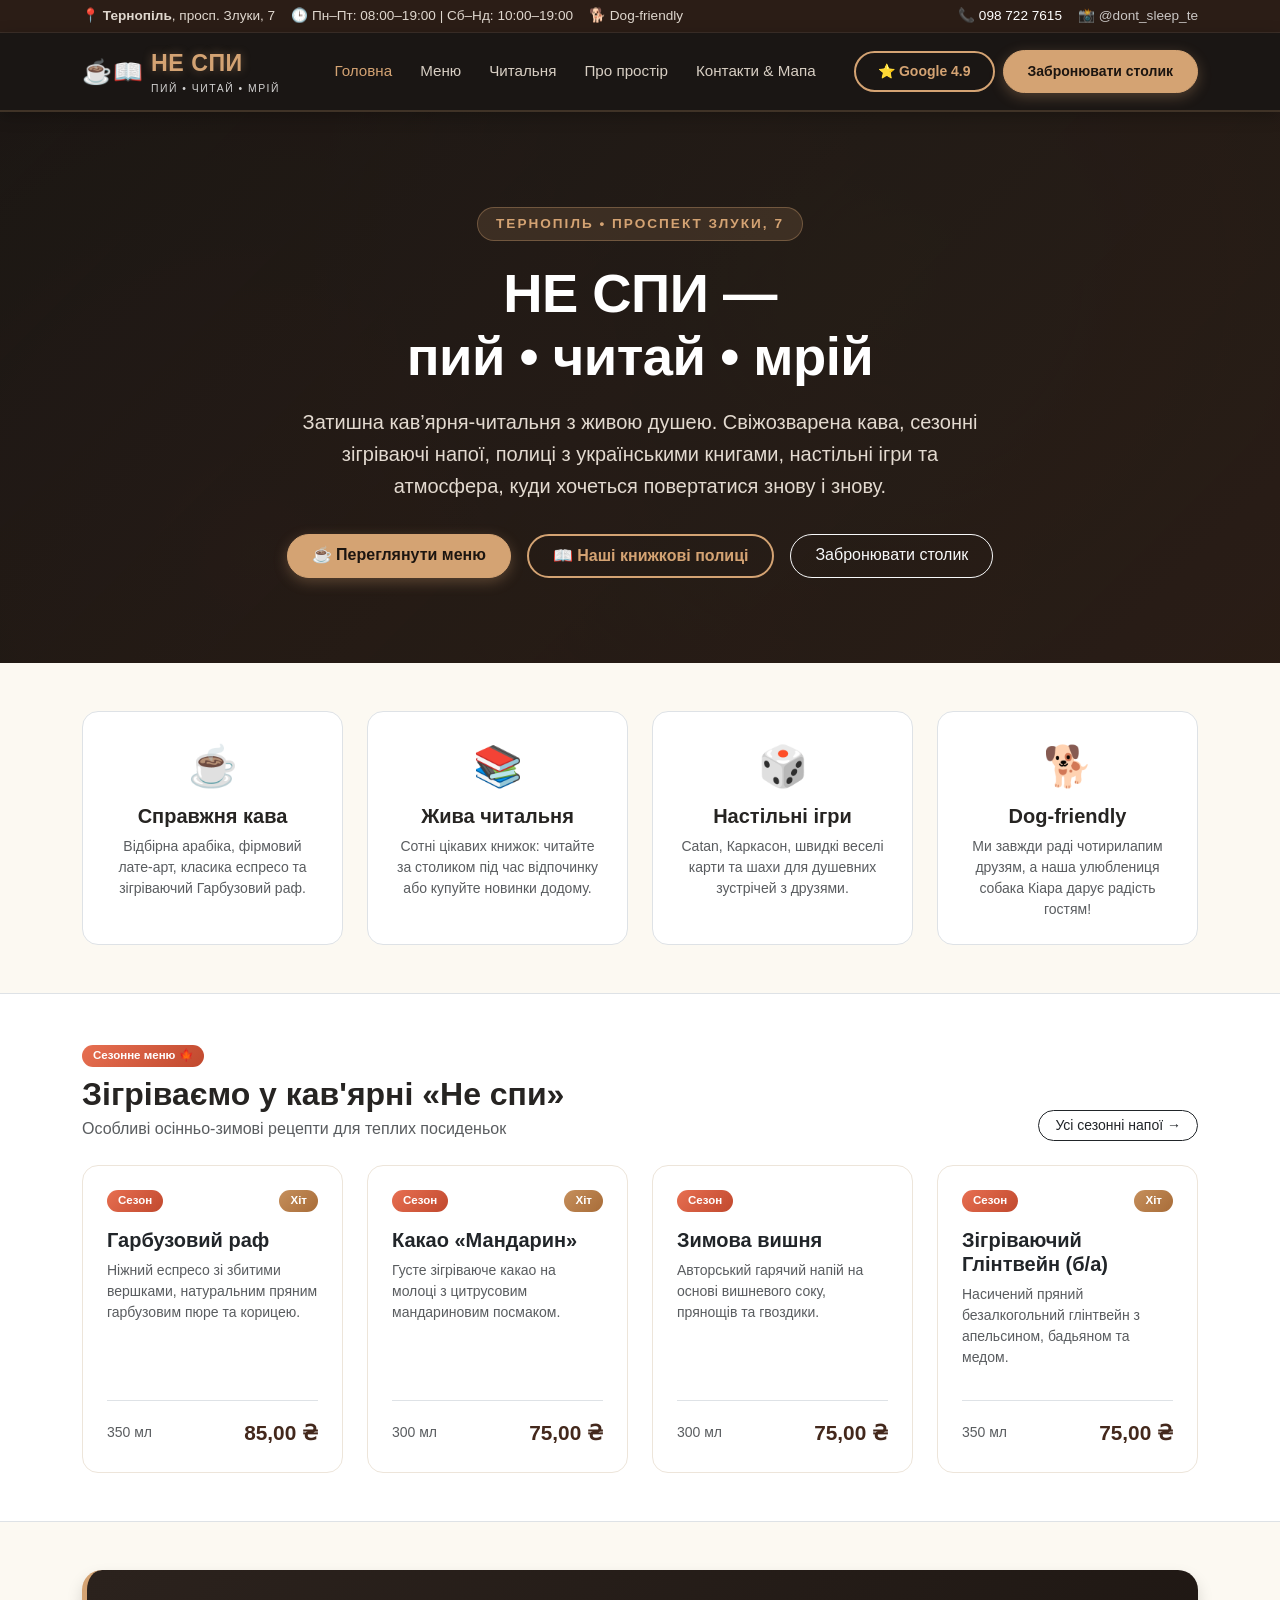
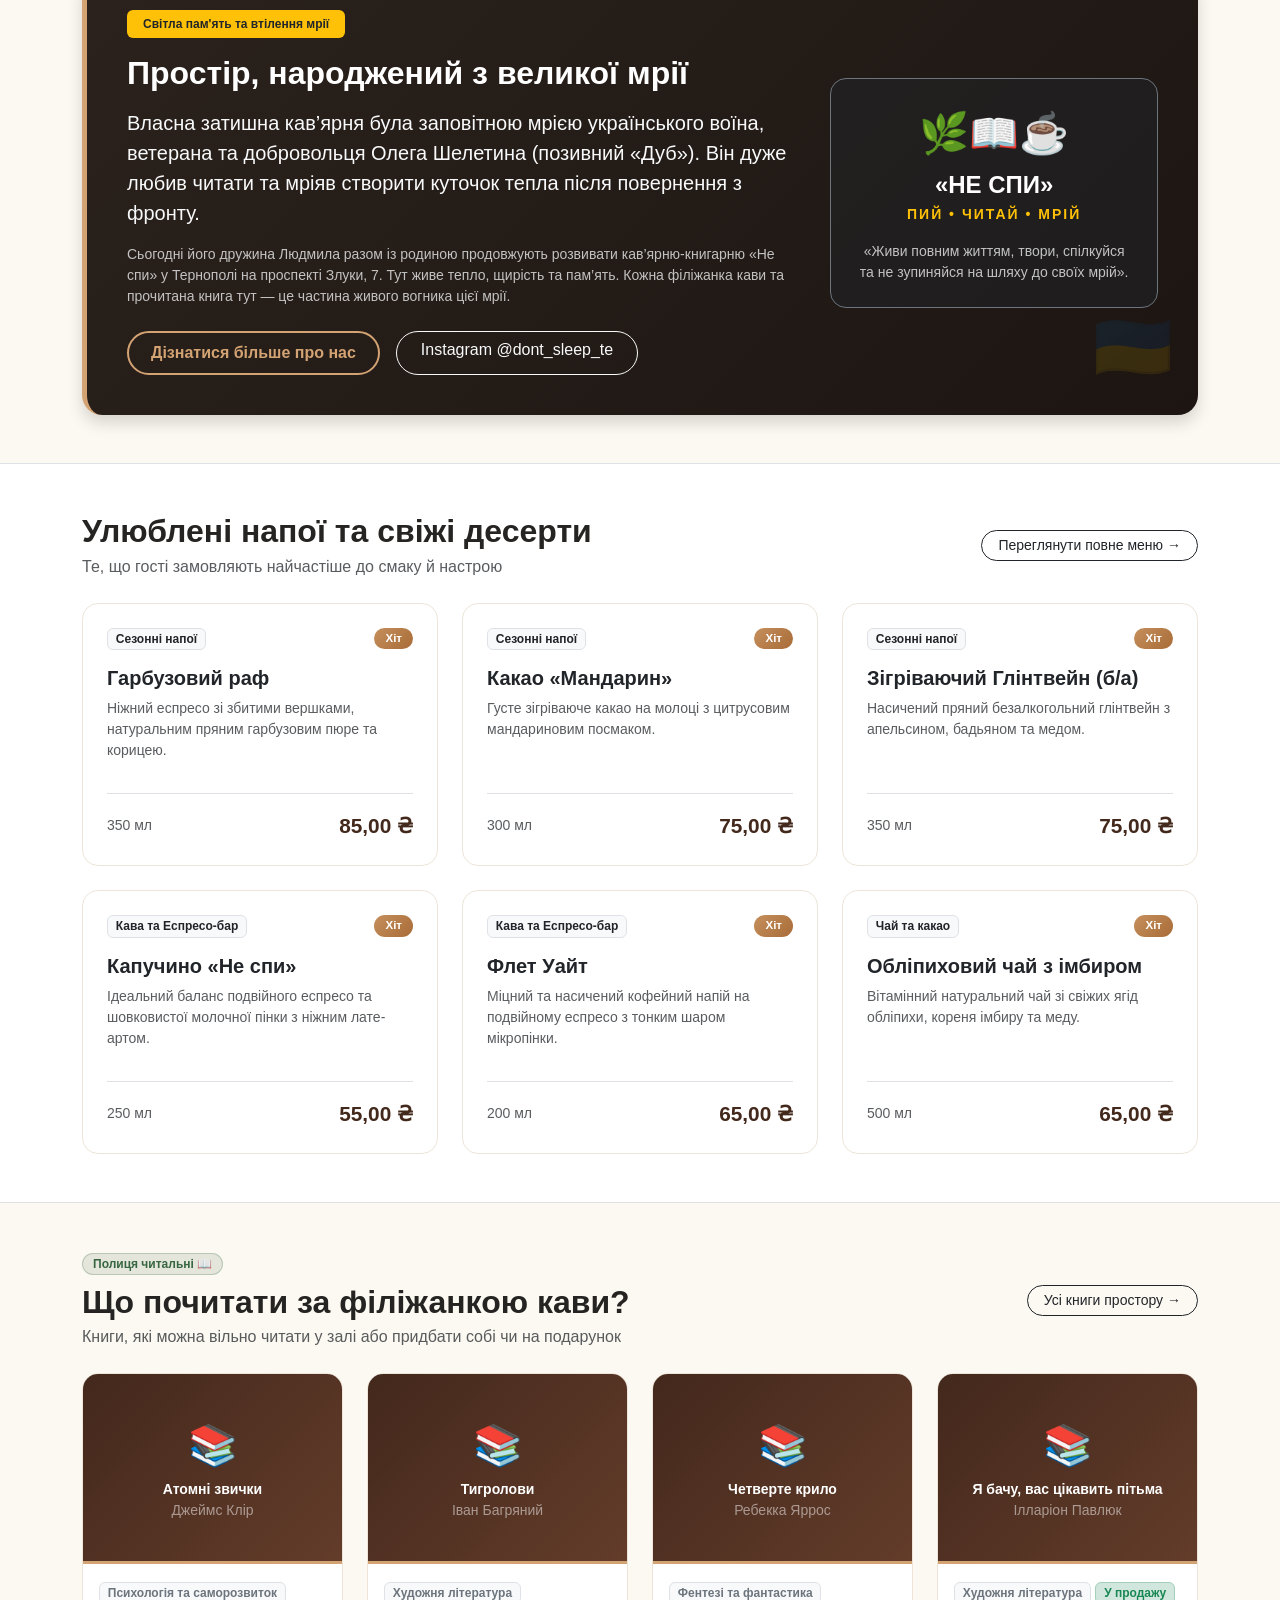
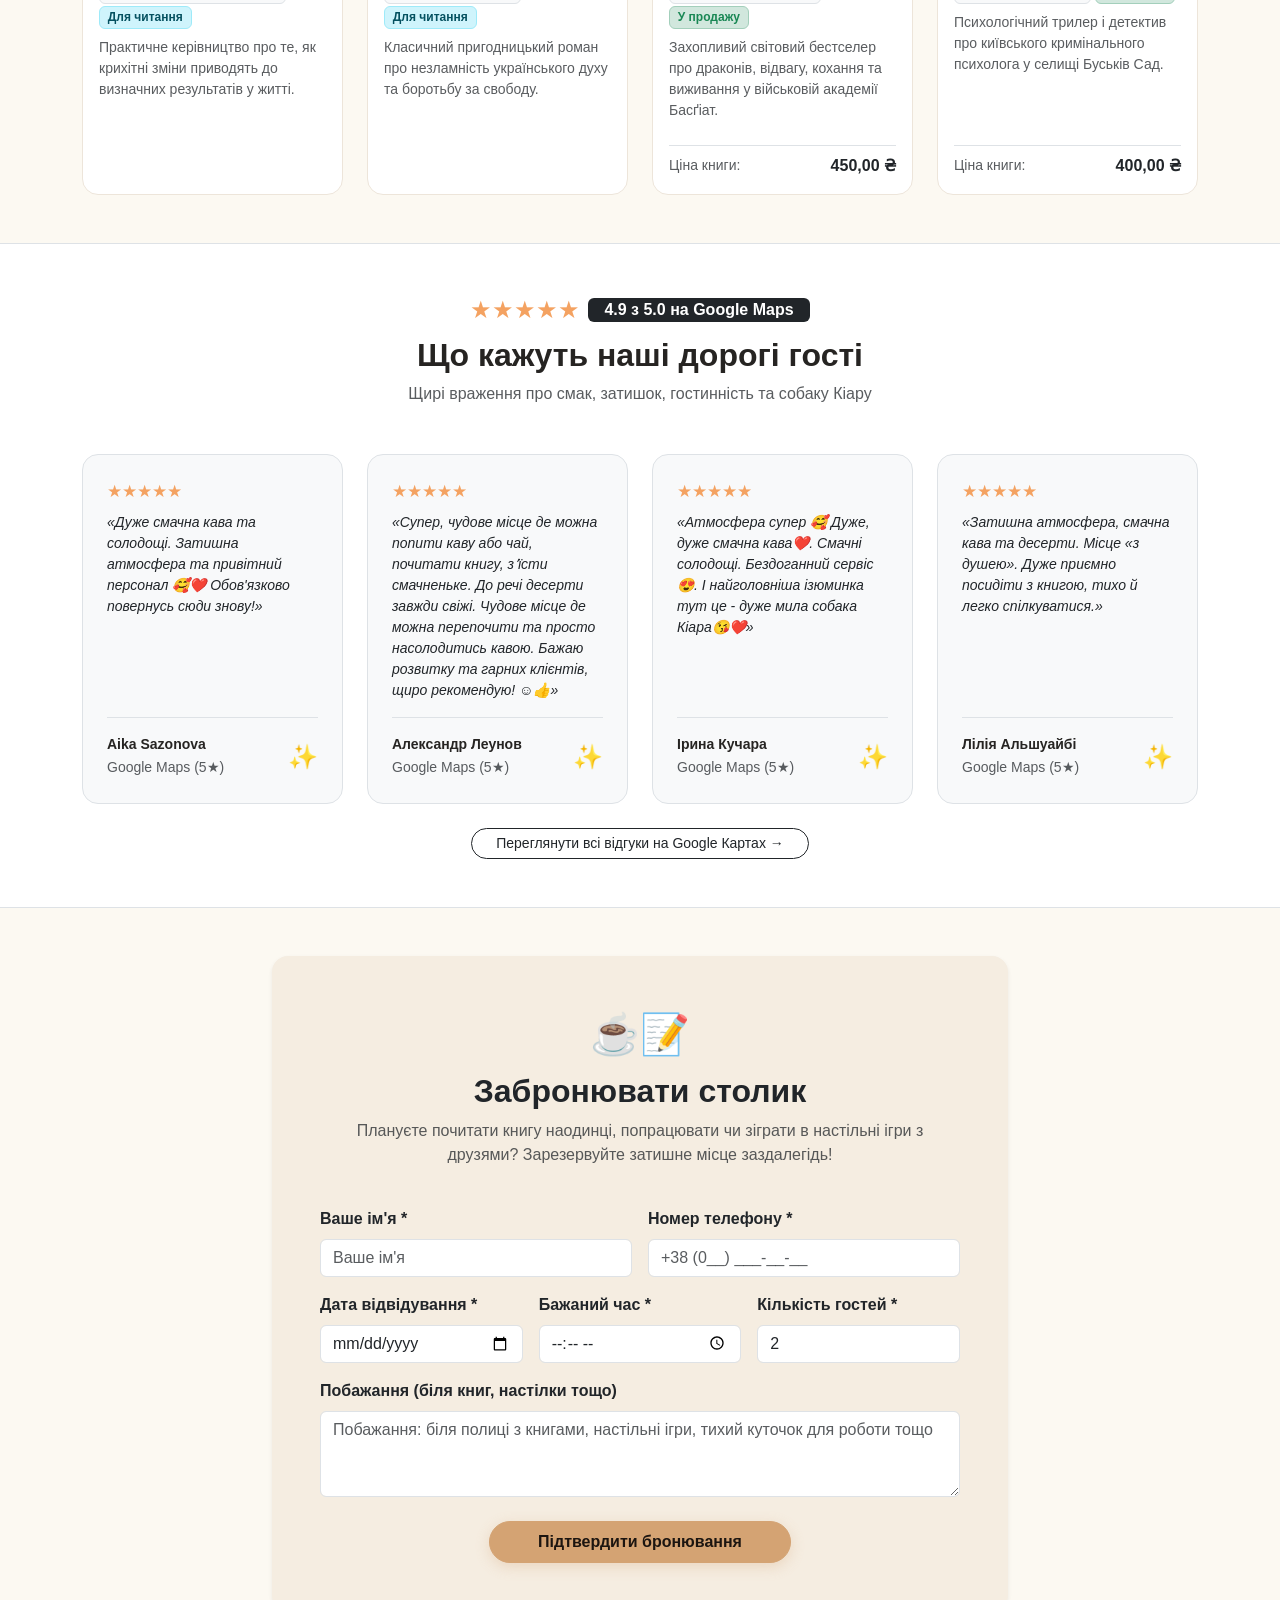
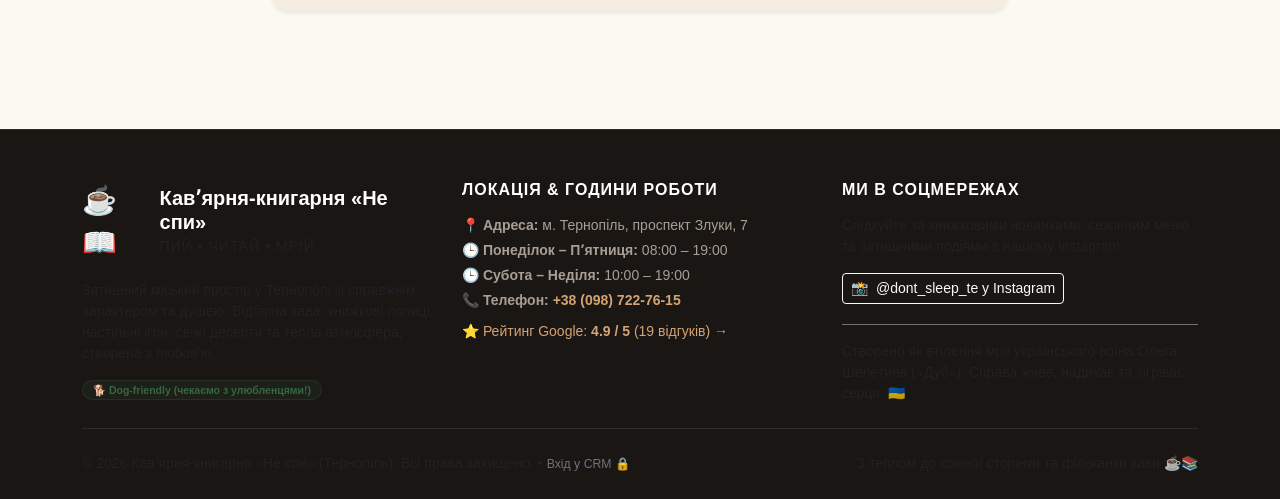
<file: index.html>
<!DOCTYPE html>
<html lang="ru">
<head>
  <meta charset="UTF-8">
  <meta name="viewport" content="width=device-width, initial-scale=1.0">
  <title>Кавʼярня-книгарня «Не спи» у Тернополі | Пий, читай, мрій</title>
  
  <!-- Bootstrap 5 CSS -->
  <link href="https://cdn.jsdelivr.net/npm/bootstrap@5.3.3/dist/css/bootstrap.min.css" rel="stylesheet">
  
  <!-- Custom Project Styles -->
  <link rel="stylesheet" href="./assets/css/style.css">
  
  
</head>
<body>

  <!-- Navigation -->
  <!-- Top Notice Info Bar -->
<div class="top-notice-bar d-none d-md-block">
  <div class="container d-flex justify-content-between align-items-center">
    <div class="d-flex align-items-center gap-3">
      <span>📍 <strong>Тернопіль</strong>, просп. Злуки, 7</span>
      <span>🕒 Пн–Пт: 08:00–19:00 | Сб–Нд: 10:00–19:00</span>
      <span>🐕 Dog-friendly</span>
    </div>
    <div class="d-flex align-items-center gap-3">
      <a href="tel:+380987227615" class="text-white text-decoration-none">📞 098 722 7615</a>
      <a href="https://www.instagram.com/dont_sleep_te/" target="_blank" rel="noopener" class="text-white text-decoration-none opacity-75 hover-opacity-100">
        📸 @dont_sleep_te
      </a>
    </div>
  </div>
</div>

<!-- Main Navigation -->
<nav class="navbar navbar-expand-lg navbar-dark navbar-custom sticky-top">
  <div class="container">
    <a class="navbar-brand d-flex align-items-center gap-2" href="./index.html">
      <span class="fs-4">☕📖</span>
      <div>
        <span class="neon-text">НЕ СПИ</span>
        <div style="font-size: 0.65rem; font-weight: 500; letter-spacing: 1.5px; opacity: 0.8; text-transform: uppercase;">
          пий • читай • мрій
        </div>
      </div>
    </a>
    <button class="navbar-toggler" type="button" data-bs-toggle="collapse" data-bs-target="#navbarContent" aria-controls="navbarContent" aria-expanded="false" aria-label="Перемикач навігації">
      <span class="navbar-toggler-icon"></span>
    </button>
    <div class="collapse navbar-collapse" id="navbarContent">
      <ul class="navbar-nav mx-auto mb-2 mb-lg-0">
        <li class="nav-item">
          <a class="nav-link active" href="./index.html">Головна</a>
        </li>
        <li class="nav-item">
          <a class="nav-link " href="./menu.html">Меню</a>
        </li>
        <li class="nav-item">
          <a class="nav-link " href="./books.html">Читальня</a>
        </li>
        <li class="nav-item">
          <a class="nav-link " href="./about.html">Про простір</a>
        </li>
        <li class="nav-item">
          <a class="nav-link " href="./contact.html">Контакти & Мапа</a>
        </li>
      </ul>
      <div class="d-flex align-items-center gap-2">
        <a href="https://share.google/36gUkgX45i0AzfQJK" target="_blank" rel="noopener" class="btn btn-outline-custom btn-sm d-none d-xl-inline">
          ⭐ Google 4.9
        </a>
        <a href="./reservation.html" class="btn btn-primary-custom btn-sm">
          Забронювати столик
        </a>
      </div>
    </div>
  </div>
</nav>


  <!-- Messages / Notifications -->
  

  <!-- Main Content -->
  <main>
    
<!-- Hero Section -->
<section class="hero-section">
  <div class="container">
    <div class="hero-tagline">Тернопіль • Проспект Злуки, 7</div>
    <h1 class="hero-title">
      НЕ СПИ — <br class="d-none d-md-inline">пий • читай • мрій
    </h1>
    <p class="hero-subtitle">
      Затишна кав’ярня-читальня з живою душею. Свіжозварена кава, сезонні зігріваючі напої, полиці з українськими книгами, настільні ігри та атмосфера, куди хочеться повертатися знову і знову.
    </p>
    <div class="d-flex justify-content-center gap-3 flex-wrap">
      <a href="./menu.html" class="btn btn-primary-custom px-4 py-2">
        ☕ Переглянути меню
      </a>
      <a href="./books.html" class="btn btn-outline-custom px-4 py-2">
        📖 Наші книжкові полиці
      </a>
      <a href="./reservation.html" class="btn btn-outline-light rounded-pill px-4 py-2">
        Забронювати столик
      </a>
    </div>
  </div>
</section>

<!-- Values & Highlights Section -->
<section class="py-5">
  <div class="container">
    <div class="row g-4 text-center">
      <div class="col-md-3 col-sm-6">
        <div class="p-4 bg-white rounded-4 border card-custom h-100">
          <div class="fs-1 mb-2">☕</div>
          <h5 class="fw-bold mb-2">Справжня кава</h5>
          <p class="text-muted small mb-0">Відбірна арабіка, фірмовий лате-арт, класика еспресо та зігріваючий Гарбузовий раф.</p>
        </div>
      </div>
      <div class="col-md-3 col-sm-6">
        <div class="p-4 bg-white rounded-4 border card-custom h-100">
          <div class="fs-1 mb-2">📚</div>
          <h5 class="fw-bold mb-2">Жива читальня</h5>
          <p class="text-muted small mb-0">Сотні цікавих книжок: читайте за столиком під час відпочинку або купуйте новинки додому.</p>
        </div>
      </div>
      <div class="col-md-3 col-sm-6">
        <div class="p-4 bg-white rounded-4 border card-custom h-100">
          <div class="fs-1 mb-2">🎲</div>
          <h5 class="fw-bold mb-2">Настільні ігри</h5>
          <p class="text-muted small mb-0">Catan, Каркасон, швидкі веселі карти та шахи для душевних зустрічей з друзями.</p>
        </div>
      </div>
      <div class="col-md-3 col-sm-6">
        <div class="p-4 bg-white rounded-4 border card-custom h-100">
          <div class="fs-1 mb-2">🐕</div>
          <h5 class="fw-bold mb-2">Dog-friendly</h5>
          <p class="text-muted small mb-0">Ми завжди раді чотирилапим друзям, а наша улюблениця собака Кіара дарує радість гостям!</p>
        </div>
      </div>
    </div>
  </div>
</section>

<!-- Seasonal Highlights -->

<section class="py-5 bg-white border-top border-bottom">
  <div class="container">
    <div class="d-flex justify-content-between align-items-end mb-4 flex-wrap gap-2">
      <div>
        <span class="badge badge-seasonal mb-2">Сезонне меню 🍁</span>
        <h2 class="fw-bold mb-1">Зігріваємо у кав'ярні «Не спи»</h2>
        <p class="text-muted mb-0">Особливі осінньо-зимові рецепти для теплих посиденьок</p>
      </div>
      <a href="/menu/?category=seasonal" class="btn btn-outline-dark btn-sm rounded-pill px-3">
        Усі сезонні напої &rarr;
      </a>
    </div>

    <div class="row g-4">
      
        <div class="col-lg-3 col-md-6">
          <div class="card card-custom">
            <div class="card-body d-flex flex-column p-4">
              <div class="d-flex justify-content-between align-items-start mb-2">
                <span class="badge badge-seasonal">Сезон</span>
                
                  <span class="badge badge-popular">Хіт</span>
                
              </div>
              <h5 class="card-title fw-bold mt-2 mb-2">Гарбузовий раф</h5>
              <p class="card-text text-muted small flex-grow-1">Ніжний еспресо зі збитими вершками, натуральним пряним гарбузовим пюре та корицею.</p>
              <div class="d-flex justify-content-between align-items-center mt-3 pt-3 border-top">
                <span class="text-muted small">350 мл</span>
                <span class="price-tag">85,00 ₴</span>
              </div>
            </div>
          </div>
        </div>
      
        <div class="col-lg-3 col-md-6">
          <div class="card card-custom">
            <div class="card-body d-flex flex-column p-4">
              <div class="d-flex justify-content-between align-items-start mb-2">
                <span class="badge badge-seasonal">Сезон</span>
                
                  <span class="badge badge-popular">Хіт</span>
                
              </div>
              <h5 class="card-title fw-bold mt-2 mb-2">Какао «Мандарин»</h5>
              <p class="card-text text-muted small flex-grow-1">Густе зігріваюче какао на молоці з цитрусовим мандариновим посмаком.</p>
              <div class="d-flex justify-content-between align-items-center mt-3 pt-3 border-top">
                <span class="text-muted small">300 мл</span>
                <span class="price-tag">75,00 ₴</span>
              </div>
            </div>
          </div>
        </div>
      
        <div class="col-lg-3 col-md-6">
          <div class="card card-custom">
            <div class="card-body d-flex flex-column p-4">
              <div class="d-flex justify-content-between align-items-start mb-2">
                <span class="badge badge-seasonal">Сезон</span>
                
              </div>
              <h5 class="card-title fw-bold mt-2 mb-2">Зимова вишня</h5>
              <p class="card-text text-muted small flex-grow-1">Авторський гарячий напій на основі вишневого соку, прянощів та гвоздики.</p>
              <div class="d-flex justify-content-between align-items-center mt-3 pt-3 border-top">
                <span class="text-muted small">300 мл</span>
                <span class="price-tag">75,00 ₴</span>
              </div>
            </div>
          </div>
        </div>
      
        <div class="col-lg-3 col-md-6">
          <div class="card card-custom">
            <div class="card-body d-flex flex-column p-4">
              <div class="d-flex justify-content-between align-items-start mb-2">
                <span class="badge badge-seasonal">Сезон</span>
                
                  <span class="badge badge-popular">Хіт</span>
                
              </div>
              <h5 class="card-title fw-bold mt-2 mb-2">Зігріваючий Глінтвейн (б/а)</h5>
              <p class="card-text text-muted small flex-grow-1">Насичений пряний безалкогольний глінтвейн з апельсином, бадьяном та медом.</p>
              <div class="d-flex justify-content-between align-items-center mt-3 pt-3 border-top">
                <span class="text-muted small">350 мл</span>
                <span class="price-tag">75,00 ₴</span>
              </div>
            </div>
          </div>
        </div>
      
    </div>
  </div>
</section>


<!-- Memorial Story Card -->
<section class="py-5">
  <div class="container">
    <div class="memorial-card shadow">
      <div class="row align-items-center">
        <div class="col-lg-8">
          <span class="badge bg-warning text-dark fw-bold mb-3 px-3 py-2">Світла пам'ять та втілення мрії</span>
          <h2 class="fw-bold text-white mb-3">Простір, народжений з великої мрії</h2>
          <p class="text-light lead mb-3">
            Власна затишна кав’ярня була заповітною мрією українського воїна, ветерана та добровольця <strong>Олега Шелетина (позивний «Дуб»)</strong>. Він дуже любив читати та мріяв створити куточок тепла після повернення з фронту.
          </p>
          <p class="text-light opacity-75 small mb-4">
            Сьогодні його дружина Людмила разом із родиною продовжують розвивати кав’ярню-книгарню «Не спи» у Тернополі на проспекті Злуки, 7. Тут живе тепло, щирість та пам’ять. Кожна філіжанка кави та прочитана книга тут — це частина живого вогника цієї мрії.
          </p>
          <div class="d-flex gap-3 flex-wrap">
            <a href="./about.html" class="btn btn-outline-custom">Дізнатися більше про нас</a>
            <a href="https://www.instagram.com/dont_sleep_te/" target="_blank" rel="noopener" class="btn btn-outline-light rounded-pill px-4">
              Instagram @dont_sleep_te
            </a>
          </div>
        </div>
        <div class="col-lg-4 text-center mt-4 mt-lg-0">
          <div class="p-4 rounded-4 bg-dark bg-opacity-50 border border-secondary text-center">
            <div class="fs-1 mb-2">🌿📖☕</div>
            <h4 class="text-white fw-bold mb-1">«НЕ СПИ»</h4>
            <div class="text-warning small text-uppercase fw-semibold" style="letter-spacing: 2px;">
              пий • читай • мрій
            </div>
            <p class="small text-light opacity-75 mt-3 mb-0">
              «Живи повним життям, твори, спілкуйся та не зупиняйся на шляху до своїх мрій».
            </p>
          </div>
        </div>
      </div>
    </div>
  </div>
</section>

<!-- Popular Coffee & Sweets Section -->
<section class="py-5 bg-white border-top border-bottom">
  <div class="container">
    <div class="d-flex justify-content-between align-items-center mb-4 flex-wrap gap-2">
      <div>
        <h2 class="fw-bold mb-1">Улюблені напої та свіжі десерти</h2>
        <p class="text-muted mb-0">Те, що гості замовляють найчастіше до смаку й настрою</p>
      </div>
      <a href="./menu.html" class="btn btn-outline-dark btn-sm rounded-pill px-3">
        Переглянути повне меню &rarr;
      </a>
    </div>

    <div class="row g-4">
      
        <div class="col-md-4 col-sm-6">
          <div class="card card-custom">
            <div class="card-body d-flex flex-column p-4">
              <div class="d-flex justify-content-between align-items-start mb-2">
                <span class="badge bg-light text-dark border">Сезонні напої</span>
                <span class="badge badge-popular">Хіт</span>
              </div>
              <h5 class="card-title fw-bold mt-2 mb-2">Гарбузовий раф</h5>
              <p class="card-text text-muted small flex-grow-1">Ніжний еспресо зі збитими вершками, натуральним пряним гарбузовим пюре та корицею.</p>
              <div class="d-flex justify-content-between align-items-center mt-3 pt-3 border-top">
                <span class="text-muted small">350 мл</span>
                <span class="price-tag">85,00 ₴</span>
              </div>
            </div>
          </div>
        </div>
      
        <div class="col-md-4 col-sm-6">
          <div class="card card-custom">
            <div class="card-body d-flex flex-column p-4">
              <div class="d-flex justify-content-between align-items-start mb-2">
                <span class="badge bg-light text-dark border">Сезонні напої</span>
                <span class="badge badge-popular">Хіт</span>
              </div>
              <h5 class="card-title fw-bold mt-2 mb-2">Какао «Мандарин»</h5>
              <p class="card-text text-muted small flex-grow-1">Густе зігріваюче какао на молоці з цитрусовим мандариновим посмаком.</p>
              <div class="d-flex justify-content-between align-items-center mt-3 pt-3 border-top">
                <span class="text-muted small">300 мл</span>
                <span class="price-tag">75,00 ₴</span>
              </div>
            </div>
          </div>
        </div>
      
        <div class="col-md-4 col-sm-6">
          <div class="card card-custom">
            <div class="card-body d-flex flex-column p-4">
              <div class="d-flex justify-content-between align-items-start mb-2">
                <span class="badge bg-light text-dark border">Сезонні напої</span>
                <span class="badge badge-popular">Хіт</span>
              </div>
              <h5 class="card-title fw-bold mt-2 mb-2">Зігріваючий Глінтвейн (б/а)</h5>
              <p class="card-text text-muted small flex-grow-1">Насичений пряний безалкогольний глінтвейн з апельсином, бадьяном та медом.</p>
              <div class="d-flex justify-content-between align-items-center mt-3 pt-3 border-top">
                <span class="text-muted small">350 мл</span>
                <span class="price-tag">75,00 ₴</span>
              </div>
            </div>
          </div>
        </div>
      
        <div class="col-md-4 col-sm-6">
          <div class="card card-custom">
            <div class="card-body d-flex flex-column p-4">
              <div class="d-flex justify-content-between align-items-start mb-2">
                <span class="badge bg-light text-dark border">Кава та Еспресо-бар</span>
                <span class="badge badge-popular">Хіт</span>
              </div>
              <h5 class="card-title fw-bold mt-2 mb-2">Капучино «Не спи»</h5>
              <p class="card-text text-muted small flex-grow-1">Ідеальний баланс подвійного еспресо та шовковистої молочної пінки з ніжним лате-артом.</p>
              <div class="d-flex justify-content-between align-items-center mt-3 pt-3 border-top">
                <span class="text-muted small">250 мл</span>
                <span class="price-tag">55,00 ₴</span>
              </div>
            </div>
          </div>
        </div>
      
        <div class="col-md-4 col-sm-6">
          <div class="card card-custom">
            <div class="card-body d-flex flex-column p-4">
              <div class="d-flex justify-content-between align-items-start mb-2">
                <span class="badge bg-light text-dark border">Кава та Еспресо-бар</span>
                <span class="badge badge-popular">Хіт</span>
              </div>
              <h5 class="card-title fw-bold mt-2 mb-2">Флет Уайт</h5>
              <p class="card-text text-muted small flex-grow-1">Міцний та насичений кофейний напій на подвійному еспресо з тонким шаром мікропінки.</p>
              <div class="d-flex justify-content-between align-items-center mt-3 pt-3 border-top">
                <span class="text-muted small">200 мл</span>
                <span class="price-tag">65,00 ₴</span>
              </div>
            </div>
          </div>
        </div>
      
        <div class="col-md-4 col-sm-6">
          <div class="card card-custom">
            <div class="card-body d-flex flex-column p-4">
              <div class="d-flex justify-content-between align-items-start mb-2">
                <span class="badge bg-light text-dark border">Чай та какао</span>
                <span class="badge badge-popular">Хіт</span>
              </div>
              <h5 class="card-title fw-bold mt-2 mb-2">Обліпиховий чай з імбиром</h5>
              <p class="card-text text-muted small flex-grow-1">Вітамінний натуральний чай зі свіжих ягід обліпихи, кореня імбиру та меду.</p>
              <div class="d-flex justify-content-between align-items-center mt-3 pt-3 border-top">
                <span class="text-muted small">500 мл</span>
                <span class="price-tag">65,00 ₴</span>
              </div>
            </div>
          </div>
        </div>
      
    </div>
  </div>
</section>

<!-- Books & Reading Room Section -->
<section class="py-5">
  <div class="container">
    <div class="d-flex justify-content-between align-items-center mb-4 flex-wrap gap-2">
      <div>
        <span class="badge badge-moss mb-2">Полиця читальні 📖</span>
        <h2 class="fw-bold mb-1">Що почитати за філіжанкою кави?</h2>
        <p class="text-muted mb-0">Книги, які можна вільно читати у залі або придбати собі чи на подарунок</p>
      </div>
      <a href="./books.html" class="btn btn-outline-dark btn-sm rounded-pill px-3">
        Усі книги простору &rarr;
      </a>
    </div>

    <div class="row g-4">
      
        <div class="col-lg-3 col-md-6">
          <div class="card card-custom">
            <div class="book-cover-placeholder">
              <span class="fs-1 mb-1">📚</span>
              <strong class="small text-white text-center">Атомні звички</strong>
              <small class="text-white-50">Джеймс Клір</small>
            </div>
            <div class="card-body p-3 d-flex flex-column">
              <div class="mb-2">
                <span class="badge bg-light text-secondary border small">Психологія та саморозвиток</span>
                
                  <span class="badge bg-info-subtle text-info-emphasis border border-info-subtle small">Для читання</span>
                
              </div>
              <p class="card-text text-muted small flex-grow-1">Практичне керівництво про те, як крихітні зміни приводять до визначних результатів у житті.</p>
              
            </div>
          </div>
        </div>
      
        <div class="col-lg-3 col-md-6">
          <div class="card card-custom">
            <div class="book-cover-placeholder">
              <span class="fs-1 mb-1">📚</span>
              <strong class="small text-white text-center">Тигролови</strong>
              <small class="text-white-50">Іван Багряний</small>
            </div>
            <div class="card-body p-3 d-flex flex-column">
              <div class="mb-2">
                <span class="badge bg-light text-secondary border small">Художня література</span>
                
                  <span class="badge bg-info-subtle text-info-emphasis border border-info-subtle small">Для читання</span>
                
              </div>
              <p class="card-text text-muted small flex-grow-1">Класичний пригодницький роман про незламність українського духу та боротьбу за свободу.</p>
              
            </div>
          </div>
        </div>
      
        <div class="col-lg-3 col-md-6">
          <div class="card card-custom">
            <div class="book-cover-placeholder">
              <span class="fs-1 mb-1">📚</span>
              <strong class="small text-white text-center">Четверте крило</strong>
              <small class="text-white-50">Ребекка Яррос</small>
            </div>
            <div class="card-body p-3 d-flex flex-column">
              <div class="mb-2">
                <span class="badge bg-light text-secondary border small">Фентезі та фантастика</span>
                
                  <span class="badge bg-success-subtle text-success border border-success-subtle small">У продажу</span>
                
              </div>
              <p class="card-text text-muted small flex-grow-1">Захопливий світовий бестселер про драконів, відвагу, кохання та виживання у військовій академії Басґіат.</p>
              
                <div class="d-flex justify-content-between align-items-center mt-2 pt-2 border-top">
                  <span class="small text-muted">Ціна книги:</span>
                  <span class="fw-bold text-dark">450,00 ₴</span>
                </div>
              
            </div>
          </div>
        </div>
      
        <div class="col-lg-3 col-md-6">
          <div class="card card-custom">
            <div class="book-cover-placeholder">
              <span class="fs-1 mb-1">📚</span>
              <strong class="small text-white text-center">Я бачу, вас цікавить пітьма</strong>
              <small class="text-white-50">Ілларіон Павлюк</small>
            </div>
            <div class="card-body p-3 d-flex flex-column">
              <div class="mb-2">
                <span class="badge bg-light text-secondary border small">Художня література</span>
                
                  <span class="badge bg-success-subtle text-success border border-success-subtle small">У продажу</span>
                
              </div>
              <p class="card-text text-muted small flex-grow-1">Психологічний трилер і детектив про київського кримінального психолога у селищі Буськів Сад.</p>
              
                <div class="d-flex justify-content-between align-items-center mt-2 pt-2 border-top">
                  <span class="small text-muted">Ціна книги:</span>
                  <span class="fw-bold text-dark">400,00 ₴</span>
                </div>
              
            </div>
          </div>
        </div>
      
    </div>
  </div>
</section>

<!-- Google Reviews (4.9 ★) -->
<section class="py-5 bg-white border-top border-bottom">
  <div class="container">
    <div class="text-center mb-5">
      <div class="d-inline-flex align-items-center gap-2 mb-2">
        <span class="rating-stars fs-4">★★★★★</span>
        <span class="badge bg-dark text-white fs-6 px-3 py-1">4.9 з 5.0 на Google Maps</span>
      </div>
      <h2 class="fw-bold">Що кажуть наші дорогі гості</h2>
      <p class="text-muted">Щирі враження про смак, затишок, гостинність та собаку Кіару</p>
    </div>

    <div class="row g-4">
      
        <div class="col-md-6 col-lg-3">
          <div class="p-4 bg-light rounded-4 border h-100 d-flex flex-column justify-content-between">
            <div>
              <div class="rating-stars mb-2">★★★★★</div>
              <p class="small text-dark fst-italic mb-3">
                «Дуже смачна кава та солодощі. Затишна атмосфера та привітний персонал 🥰❤️ Обов&#x27;язково повернусь сюди знову!»
              </p>
            </div>
            <div class="pt-3 border-top d-flex justify-content-between align-items-center">
              <div>
                <strong class="d-block small">Aika Sazonova</strong>
                <small class="text-muted">Google Maps (5★)</small>
              </div>
              <span class="fs-4">✨</span>
            </div>
          </div>
        </div>
      
        <div class="col-md-6 col-lg-3">
          <div class="p-4 bg-light rounded-4 border h-100 d-flex flex-column justify-content-between">
            <div>
              <div class="rating-stars mb-2">★★★★★</div>
              <p class="small text-dark fst-italic mb-3">
                «Супер, чудове місце де можна попити каву або чай, почитати книгу, зʼїсти смачненьке. До речі десерти завжди свіжі. Чудове місце де можна перепочити та просто насолодитись кавою. Бажаю розвитку та гарних клієнтів, щиро рекомендую! ☺️👍»
              </p>
            </div>
            <div class="pt-3 border-top d-flex justify-content-between align-items-center">
              <div>
                <strong class="d-block small">Александр Леунов</strong>
                <small class="text-muted">Google Maps (5★)</small>
              </div>
              <span class="fs-4">✨</span>
            </div>
          </div>
        </div>
      
        <div class="col-md-6 col-lg-3">
          <div class="p-4 bg-light rounded-4 border h-100 d-flex flex-column justify-content-between">
            <div>
              <div class="rating-stars mb-2">★★★★★</div>
              <p class="small text-dark fst-italic mb-3">
                «Атмосфера супер 🥰 Дуже, дуже смачна кава❤️. Смачні солодощі. Бездоганний сервіс 😍. І найголовніша ізюминка тут це - дуже мила собака Кіара😘❤️»
              </p>
            </div>
            <div class="pt-3 border-top d-flex justify-content-between align-items-center">
              <div>
                <strong class="d-block small">Ірина Кучара</strong>
                <small class="text-muted">Google Maps (5★)</small>
              </div>
              <span class="fs-4">✨</span>
            </div>
          </div>
        </div>
      
        <div class="col-md-6 col-lg-3">
          <div class="p-4 bg-light rounded-4 border h-100 d-flex flex-column justify-content-between">
            <div>
              <div class="rating-stars mb-2">★★★★★</div>
              <p class="small text-dark fst-italic mb-3">
                «Затишна атмосфера, смачна кава та десерти. Місце «з душею». Дуже приємно посидіти з книгою, тихо й легко спілкуватися.»
              </p>
            </div>
            <div class="pt-3 border-top d-flex justify-content-between align-items-center">
              <div>
                <strong class="d-block small">Лілія Альшуайбі</strong>
                <small class="text-muted">Google Maps (5★)</small>
              </div>
              <span class="fs-4">✨</span>
            </div>
          </div>
        </div>
      
    </div>

    <div class="text-center mt-4">
      <a href="https://share.google/36gUkgX45i0AzfQJK" target="_blank" rel="noopener" class="btn btn-outline-dark btn-sm rounded-pill px-4">
        Переглянути всі відгуки на Google Картах &rarr;
      </a>
    </div>
  </div>
</section>

<!-- Booking / Reservation Section -->
<section class="py-5">
  <div class="container">
    <div class="row justify-content-center">
      <div class="col-lg-8">
        <div class="card border-0 shadow-sm p-4 p-md-5 rounded-4" style="background-color: #f5ede1;">
          <div class="text-center mb-4">
            <span class="fs-1">☕📝</span>
            <h2 class="fw-bold mt-2">Забронювати столик</h2>
            <p class="text-muted">Плануєте почитати книгу наодинці, попрацювати чи зіграти в настільні ігри з друзями? Зарезервуйте затишне місце заздалегідь!</p>
          </div>
          <form method="post" action="#" id="reserveFormMain">
            <input type="hidden" name="csrfmiddlewaretoken" value="tr1qepSIDntDqTddBGOgBXGawgWDCwD2WqrRaaUVKKTy7vixUJ0urAfQKdinSbHe">
            <input type="hidden" name="reservation_submit" value="1">
            <div class="row g-3">
              <div class="col-md-6">
                <label class="form-label fw-semibold">Ваше ім'я *</label>
                <input type="text" name="customer_name" class="form-control" placeholder="Ваше ім&#x27;я" maxlength="100" required id="id_customer_name">
              </div>
              <div class="col-md-6">
                <label class="form-label fw-semibold">Номер телефону *</label>
                <input type="text" name="phone" class="form-control" placeholder="+38 (0__) ___-__-__" maxlength="25" required id="id_phone">
              </div>
              <div class="col-md-4">
                <label class="form-label fw-semibold">Дата відвідування *</label>
                <input type="date" name="date" class="form-control" required id="id_date">
              </div>
              <div class="col-md-4">
                <label class="form-label fw-semibold">Бажаний час *</label>
                <input type="time" name="time" class="form-control" required id="id_time">
              </div>
              <div class="col-md-4">
                <label class="form-label fw-semibold">Кількість гостей *</label>
                <input type="number" name="guests_count" value="2" class="form-control" min="0" max="20" value="2" required id="id_guests_count">
              </div>
              <div class="col-12">
                <label class="form-label fw-semibold">Побажання (біля книг, настілки тощо)</label>
                <textarea name="special_requests" cols="40" rows="3" class="form-control" placeholder="Побажання: біля полиці з книгами, настільні ігри, тихий куточок для роботи тощо" id="id_special_requests">
</textarea>
              </div>
              <div class="col-12 text-center mt-4">
                <button type="submit" class="btn btn-primary-custom px-5 py-2">
                  Підтвердити бронювання
                </button>
              </div>
            </div>
          </form>
        </div>
      </div>
    </div>
  </div>
</section>

  </main>

  <!-- Footer -->
  <footer>
  <div class="container">
    <div class="row g-4">
      <div class="col-lg-4 col-md-6">
        <div class="d-flex align-items-center gap-2 mb-3">
          <span class="fs-3">☕📖</span>
          <div>
            <h5 class="text-white fw-bold mb-0">Кавʼярня-книгарня «Не спи»</h5>
            <small class="text-muted text-uppercase" style="letter-spacing: 1px;">пий • читай • мрій</small>
          </div>
        </div>
        <p class="small text-muted mb-3">
          Затишний міський простір у Тернополі зі справжнім характером та душею. Відбірна кава, книжкові полиці, настільні ігри, свіжі десерти та тепла атмосфера, створена з любов’ю.
        </p>
        <div class="d-flex align-items-center gap-2 small">
          <span class="badge badge-moss">🐕 Dog-friendly (чекаємо з улюбленцями!)</span>
        </div>
      </div>

      <div class="col-lg-4 col-md-6">
        <h6 class="text-white fw-bold text-uppercase mb-3" style="letter-spacing: 1px;">Локація & Години роботи</h6>
        <p class="small mb-1">
          <strong>📍 Адреса:</strong> м. Тернопіль, проспект Злуки, 7
        </p>
        <p class="small mb-1">
          <strong>🕒 Понеділок – Пʼятниця:</strong> 08:00 – 19:00
        </p>
        <p class="small mb-1">
          <strong>🕒 Субота – Неділя:</strong> 10:00 – 19:00
        </p>
        <p class="small mb-1">
          <strong>📞 Телефон:</strong> <a href="tel:+380987227615" class="fw-bold">+38 (098) 722-76-15</a>
        </p>
        <div class="mt-2">
          <a href="https://share.google/36gUkgX45i0AzfQJK" target="_blank" rel="noopener" class="small text-decoration-none">
            ⭐ Рейтинг Google: <strong>4.9 / 5</strong> (19 відгуків) &rarr;
          </a>
        </div>
      </div>

      <div class="col-lg-4 col-md-12">
        <h6 class="text-white fw-bold text-uppercase mb-3" style="letter-spacing: 1px;">Ми в соцмережах</h6>
        <p class="small text-muted mb-3">
          Слідкуйте за книжковими новинками, сезонним меню та затишними подіями в нашому Instagram:
        </p>
        <a href="https://www.instagram.com/dont_sleep_te/" target="_blank" rel="noopener" class="btn btn-outline-light btn-sm d-inline-flex align-items-center gap-2 mb-3">
          <span>📸</span> @dont_sleep_te у Instagram
        </a>
        <div class="border-top border-secondary pt-3 mt-1">
          <p class="small text-muted mb-0">
            Створено як втілення мрії українського воїна Олега Шелетина («Дуб»). Справа живе, надихає та зігріває серця. 🇺🇦
          </p>
        </div>
      </div>
    </div>

    <hr class="border-secondary my-4">
    <div class="d-flex flex-column flex-sm-row justify-content-between align-items-center small text-muted">
      <span>&copy; 2026 Кавʼярня-книгарня «Не спи» (Тернопіль). Всі права захищено. &bull; <a href="./crm.html" class="text-secondary text-decoration-none small">Вхід у CRM 🔒</a></span>
      <span>З теплом до кожної сторінки та філіжанки кави ☕📚</span>
    </div>
  </div>
</footer>


  <!-- Bootstrap 5 JS Bundle -->
  <script src="https://cdn.jsdelivr.net/npm/bootstrap@5.3.3/dist/js/bootstrap.bundle.min.js"></script>
  
  <!-- Custom JS -->
  <script src="./assets/js/main.js"></script>
  
  
</body>
</html>
</file>
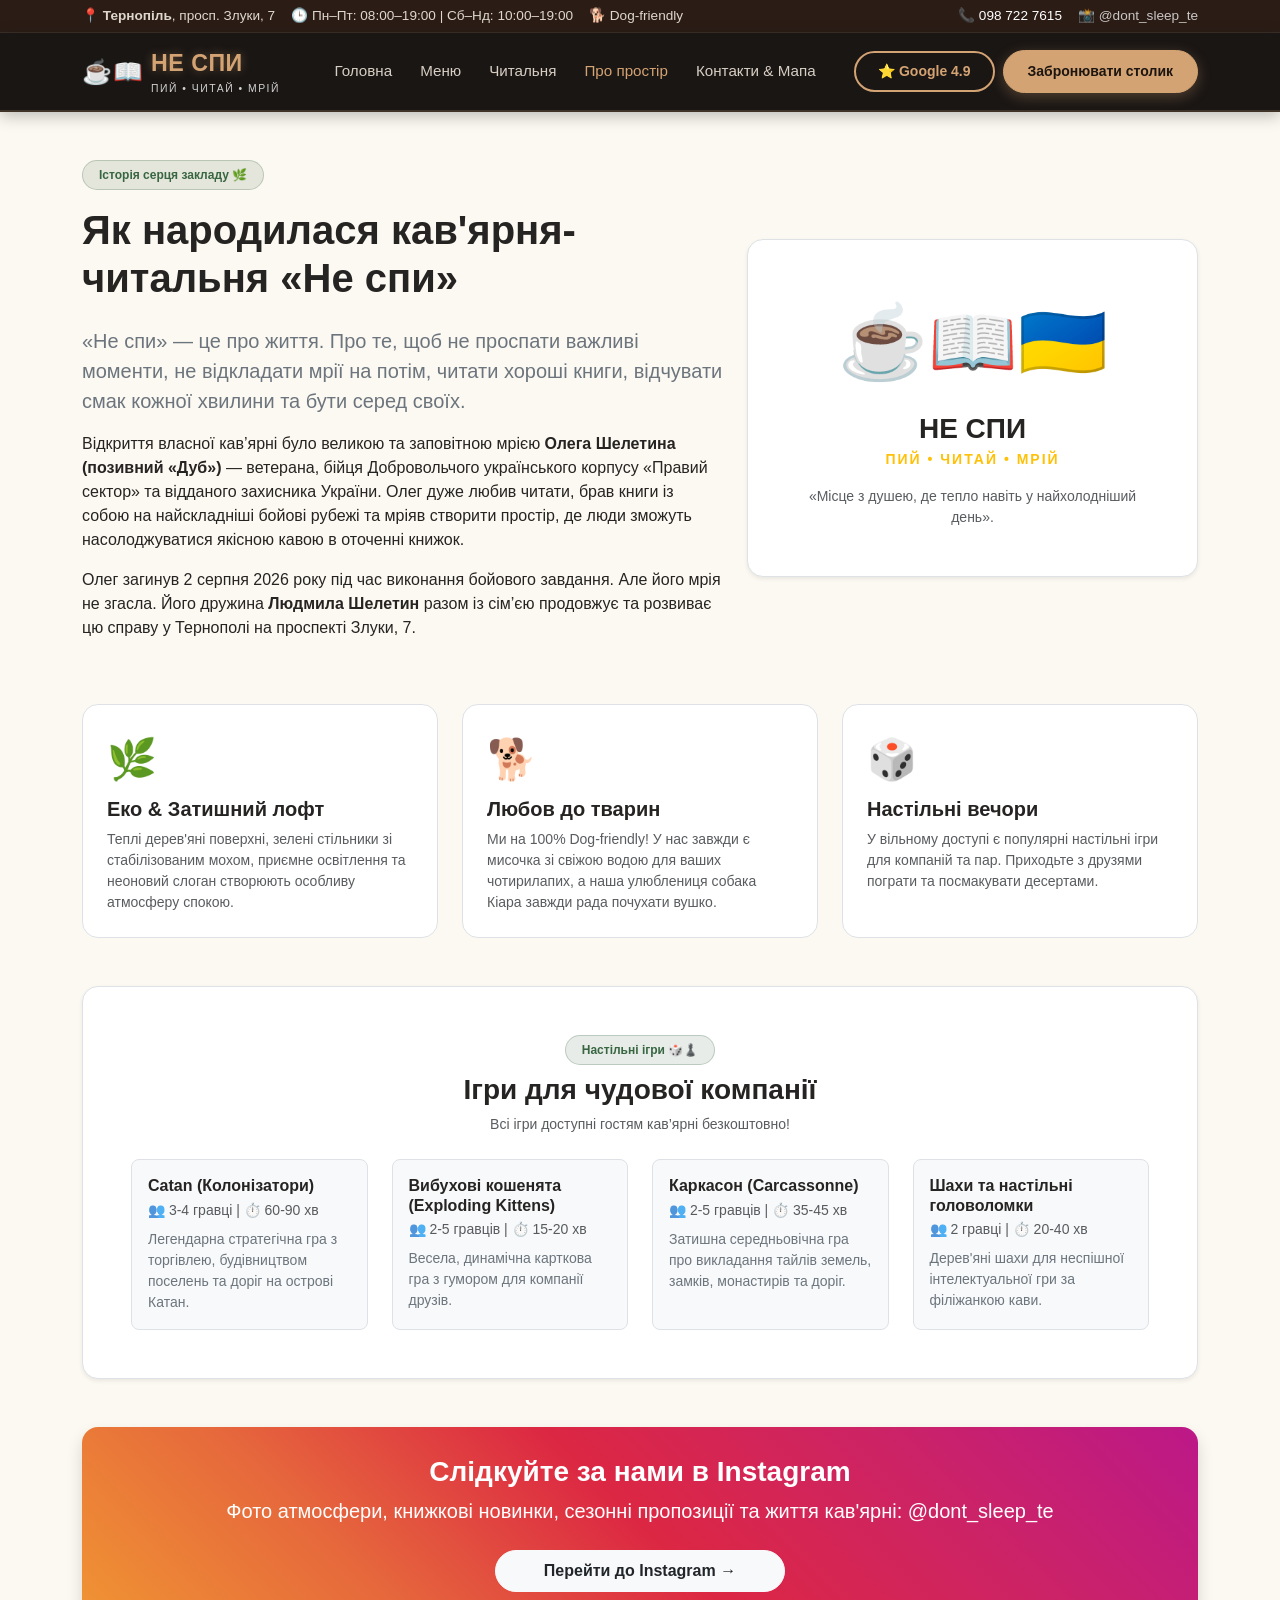
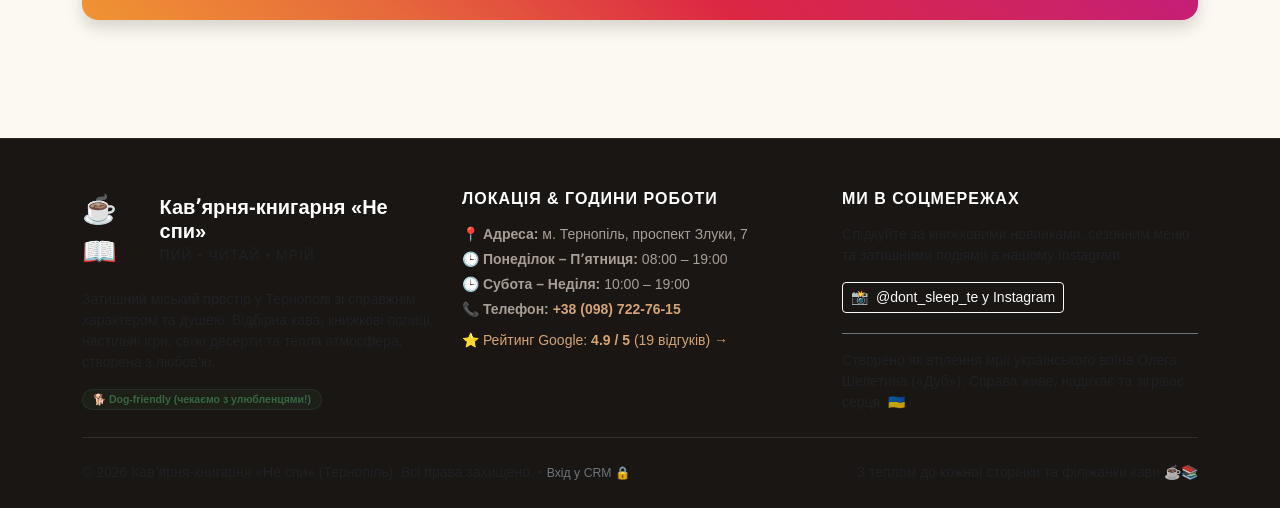
<file: about.html>
<!DOCTYPE html>
<html lang="ru">
<head>
  <meta charset="UTF-8">
  <meta name="viewport" content="width=device-width, initial-scale=1.0">
  <title>Про наш простір — Кавʼярня «Не спи» у Тернополі</title>
  
  <!-- Bootstrap 5 CSS -->
  <link href="https://cdn.jsdelivr.net/npm/bootstrap@5.3.3/dist/css/bootstrap.min.css" rel="stylesheet">
  
  <!-- Custom Project Styles -->
  <link rel="stylesheet" href="./assets/css/style.css">
  
  
</head>
<body>

  <!-- Navigation -->
  <!-- Top Notice Info Bar -->
<div class="top-notice-bar d-none d-md-block">
  <div class="container d-flex justify-content-between align-items-center">
    <div class="d-flex align-items-center gap-3">
      <span>📍 <strong>Тернопіль</strong>, просп. Злуки, 7</span>
      <span>🕒 Пн–Пт: 08:00–19:00 | Сб–Нд: 10:00–19:00</span>
      <span>🐕 Dog-friendly</span>
    </div>
    <div class="d-flex align-items-center gap-3">
      <a href="tel:+380987227615" class="text-white text-decoration-none">📞 098 722 7615</a>
      <a href="https://www.instagram.com/dont_sleep_te/" target="_blank" rel="noopener" class="text-white text-decoration-none opacity-75 hover-opacity-100">
        📸 @dont_sleep_te
      </a>
    </div>
  </div>
</div>

<!-- Main Navigation -->
<nav class="navbar navbar-expand-lg navbar-dark navbar-custom sticky-top">
  <div class="container">
    <a class="navbar-brand d-flex align-items-center gap-2" href="./index.html">
      <span class="fs-4">☕📖</span>
      <div>
        <span class="neon-text">НЕ СПИ</span>
        <div style="font-size: 0.65rem; font-weight: 500; letter-spacing: 1.5px; opacity: 0.8; text-transform: uppercase;">
          пий • читай • мрій
        </div>
      </div>
    </a>
    <button class="navbar-toggler" type="button" data-bs-toggle="collapse" data-bs-target="#navbarContent" aria-controls="navbarContent" aria-expanded="false" aria-label="Перемикач навігації">
      <span class="navbar-toggler-icon"></span>
    </button>
    <div class="collapse navbar-collapse" id="navbarContent">
      <ul class="navbar-nav mx-auto mb-2 mb-lg-0">
        <li class="nav-item">
          <a class="nav-link " href="./index.html">Головна</a>
        </li>
        <li class="nav-item">
          <a class="nav-link " href="./menu.html">Меню</a>
        </li>
        <li class="nav-item">
          <a class="nav-link " href="./books.html">Читальня</a>
        </li>
        <li class="nav-item">
          <a class="nav-link active" href="./about.html">Про простір</a>
        </li>
        <li class="nav-item">
          <a class="nav-link " href="./contact.html">Контакти & Мапа</a>
        </li>
      </ul>
      <div class="d-flex align-items-center gap-2">
        <a href="https://share.google/36gUkgX45i0AzfQJK" target="_blank" rel="noopener" class="btn btn-outline-custom btn-sm d-none d-xl-inline">
          ⭐ Google 4.9
        </a>
        <a href="./reservation.html" class="btn btn-primary-custom btn-sm">
          Забронювати столик
        </a>
      </div>
    </div>
  </div>
</nav>


  <!-- Messages / Notifications -->
  

  <!-- Main Content -->
  <main>
    
<div class="container py-5">
  <!-- Story Hero -->
  <div class="row align-items-center mb-5">
    <div class="col-lg-7">
      <span class="badge badge-moss px-3 py-2 mb-3">Історія серця закладу 🌿</span>
      <h1 class="fw-bold mb-4">Як народилася кав'ярня-читальня «Не спи»</h1>
      <p class="lead text-secondary">
        «Не спи» — це про життя. Про те, щоб не проспати важливі моменти, не відкладати мрії на потім, читати хороші книги, відчувати смак кожної хвилини та бути серед своїх.
      </p>
      <p>
        Відкриття власної кав’ярні було великою та заповітною мрією <strong>Олега Шелетина (позивний «Дуб»)</strong> — ветерана, бійця Добровольчого українського корпусу «Правий сектор» та відданого захисника України. Олег дуже любив читати, брав книги із собою на найскладніші бойові рубежі та мріяв створити простір, де люди зможуть насолоджуватися якісною кавою в оточенні книжок.
      </p>
      <p>
        Олег загинув 2 серпня 2026 року під час виконання бойового завдання. Але його мрія не згасла. Його дружина <strong>Людмила Шелетин</strong> разом із сім’єю продовжує та розвиває цю справу у Тернополі на проспекті Злуки, 7.
      </p>
    </div>
    <div class="col-lg-5 mt-4 mt-lg-0 text-center">
      <div class="p-5 bg-white border rounded-4 shadow-sm">
        <div style="font-size: 4.5rem;">☕📖🇺🇦</div>
        <h3 class="fw-bold mt-3 mb-1">НЕ СПИ</h3>
        <p class="text-warning fw-bold text-uppercase small" style="letter-spacing: 2px;">
          пий • читай • мрій
        </p>
        <p class="text-muted small mt-3 mb-0">
          «Місце з душею, де тепло навіть у найхолодніший день».
        </p>
      </div>
    </div>
  </div>

  <!-- Space Features -->
  <div class="row g-4 mb-5">
    <div class="col-md-4">
      <div class="p-4 bg-white rounded-4 border card-custom h-100">
        <div class="fs-1 mb-2">🌿</div>
        <h5 class="fw-bold">Еко & Затишний лофт</h5>
        <p class="text-muted small mb-0">
          Теплі дерев'яні поверхні, зелені стільники зі стабілізованим мохом, приємне освітлення та неоновий слоган створюють особливу атмосферу спокою.
        </p>
      </div>
    </div>
    <div class="col-md-4">
      <div class="p-4 bg-white rounded-4 border card-custom h-100">
        <div class="fs-1 mb-2">🐕</div>
        <h5 class="fw-bold">Любов до тварин</h5>
        <p class="text-muted small mb-0">
          Ми на 100% Dog-friendly! У нас завжди є мисочка зі свіжою водою для ваших чотирилапих, а наша улюблениця собака Кіара завжди рада почухати вушко.
        </p>
      </div>
    </div>
    <div class="col-md-4">
      <div class="p-4 bg-white rounded-4 border card-custom h-100">
        <div class="fs-1 mb-2">🎲</div>
        <h5 class="fw-bold">Настільні вечори</h5>
        <p class="text-muted small mb-0">
          У вільному доступі є популярні настільні ігри для компаній та пар. Приходьте з друзями пограти та посмакувати десертами.
        </p>
      </div>
    </div>
  </div>

  <!-- Board Games in Cafe -->
  
  <div class="p-4 p-md-5 bg-white rounded-4 border shadow-sm mb-5">
    <div class="text-center mb-4">
      <span class="badge badge-moss px-3 py-2 mb-2">Настільні ігри 🎲♟️</span>
      <h3 class="fw-bold">Ігри для чудової компанії</h3>
      <p class="text-muted small">Всі ігри доступні гостям кав’ярні безкоштовно!</p>
    </div>
    <div class="row g-4">
      
        <div class="col-md-3 col-sm-6">
          <div class="p-3 bg-light rounded-3 border h-100">
            <h6 class="fw-bold mb-1">Catan (Колонізатори)</h6>
            <div class="text-muted small mb-2">👥 3-4 гравці | ⏱️ 60-90 хв</div>
            <p class="small text-secondary mb-0">Легендарна стратегічна гра з торгівлею, будівництвом поселень та доріг на острові Катан.</p>
          </div>
        </div>
      
        <div class="col-md-3 col-sm-6">
          <div class="p-3 bg-light rounded-3 border h-100">
            <h6 class="fw-bold mb-1">Вибухові кошенята (Exploding Kittens)</h6>
            <div class="text-muted small mb-2">👥 2-5 гравців | ⏱️ 15-20 хв</div>
            <p class="small text-secondary mb-0">Весела, динамічна карткова гра з гумором для компанії друзів.</p>
          </div>
        </div>
      
        <div class="col-md-3 col-sm-6">
          <div class="p-3 bg-light rounded-3 border h-100">
            <h6 class="fw-bold mb-1">Каркасон (Carcassonne)</h6>
            <div class="text-muted small mb-2">👥 2-5 гравців | ⏱️ 35-45 хв</div>
            <p class="small text-secondary mb-0">Затишна середньовічна гра про викладання тайлів земель, замків, монастирів та доріг.</p>
          </div>
        </div>
      
        <div class="col-md-3 col-sm-6">
          <div class="p-3 bg-light rounded-3 border h-100">
            <h6 class="fw-bold mb-1">Шахи та настільні головоломки</h6>
            <div class="text-muted small mb-2">👥 2 гравці | ⏱️ 20-40 хв</div>
            <p class="small text-secondary mb-0">Дерев&#x27;яні шахи для неспішної інтелектуальної гри за філіжанкою кави.</p>
          </div>
        </div>
      
    </div>
  </div>
  

  <!-- Social Link Call to Action -->
  <div class="insta-banner shadow text-center">
    <h3 class="fw-bold mb-2">Слідкуйте за нами в Instagram</h3>
    <p class="lead mb-4">Фото атмосфери, книжкові новинки, сезонні пропозиції та життя кав'ярні: <strong>@dont_sleep_te</strong></p>
    <a href="https://www.instagram.com/dont_sleep_te/" target="_blank" rel="noopener" class="btn btn-light rounded-pill px-5 py-2 fw-bold text-dark">
      Перейти до Instagram &rarr;
    </a>
  </div>
</div>

  </main>

  <!-- Footer -->
  <footer>
  <div class="container">
    <div class="row g-4">
      <div class="col-lg-4 col-md-6">
        <div class="d-flex align-items-center gap-2 mb-3">
          <span class="fs-3">☕📖</span>
          <div>
            <h5 class="text-white fw-bold mb-0">Кавʼярня-книгарня «Не спи»</h5>
            <small class="text-muted text-uppercase" style="letter-spacing: 1px;">пий • читай • мрій</small>
          </div>
        </div>
        <p class="small text-muted mb-3">
          Затишний міський простір у Тернополі зі справжнім характером та душею. Відбірна кава, книжкові полиці, настільні ігри, свіжі десерти та тепла атмосфера, створена з любов’ю.
        </p>
        <div class="d-flex align-items-center gap-2 small">
          <span class="badge badge-moss">🐕 Dog-friendly (чекаємо з улюбленцями!)</span>
        </div>
      </div>

      <div class="col-lg-4 col-md-6">
        <h6 class="text-white fw-bold text-uppercase mb-3" style="letter-spacing: 1px;">Локація & Години роботи</h6>
        <p class="small mb-1">
          <strong>📍 Адреса:</strong> м. Тернопіль, проспект Злуки, 7
        </p>
        <p class="small mb-1">
          <strong>🕒 Понеділок – Пʼятниця:</strong> 08:00 – 19:00
        </p>
        <p class="small mb-1">
          <strong>🕒 Субота – Неділя:</strong> 10:00 – 19:00
        </p>
        <p class="small mb-1">
          <strong>📞 Телефон:</strong> <a href="tel:+380987227615" class="fw-bold">+38 (098) 722-76-15</a>
        </p>
        <div class="mt-2">
          <a href="https://share.google/36gUkgX45i0AzfQJK" target="_blank" rel="noopener" class="small text-decoration-none">
            ⭐ Рейтинг Google: <strong>4.9 / 5</strong> (19 відгуків) &rarr;
          </a>
        </div>
      </div>

      <div class="col-lg-4 col-md-12">
        <h6 class="text-white fw-bold text-uppercase mb-3" style="letter-spacing: 1px;">Ми в соцмережах</h6>
        <p class="small text-muted mb-3">
          Слідкуйте за книжковими новинками, сезонним меню та затишними подіями в нашому Instagram:
        </p>
        <a href="https://www.instagram.com/dont_sleep_te/" target="_blank" rel="noopener" class="btn btn-outline-light btn-sm d-inline-flex align-items-center gap-2 mb-3">
          <span>📸</span> @dont_sleep_te у Instagram
        </a>
        <div class="border-top border-secondary pt-3 mt-1">
          <p class="small text-muted mb-0">
            Створено як втілення мрії українського воїна Олега Шелетина («Дуб»). Справа живе, надихає та зігріває серця. 🇺🇦
          </p>
        </div>
      </div>
    </div>

    <hr class="border-secondary my-4">
    <div class="d-flex flex-column flex-sm-row justify-content-between align-items-center small text-muted">
      <span>&copy; 2026 Кавʼярня-книгарня «Не спи» (Тернопіль). Всі права захищено. &bull; <a href="./crm.html" class="text-secondary text-decoration-none small">Вхід у CRM 🔒</a></span>
      <span>З теплом до кожної сторінки та філіжанки кави ☕📚</span>
    </div>
  </div>
</footer>


  <!-- Bootstrap 5 JS Bundle -->
  <script src="https://cdn.jsdelivr.net/npm/bootstrap@5.3.3/dist/js/bootstrap.bundle.min.js"></script>
  
  <!-- Custom JS -->
  <script src="./assets/js/main.js"></script>
  
  
</body>
</html>
</file>
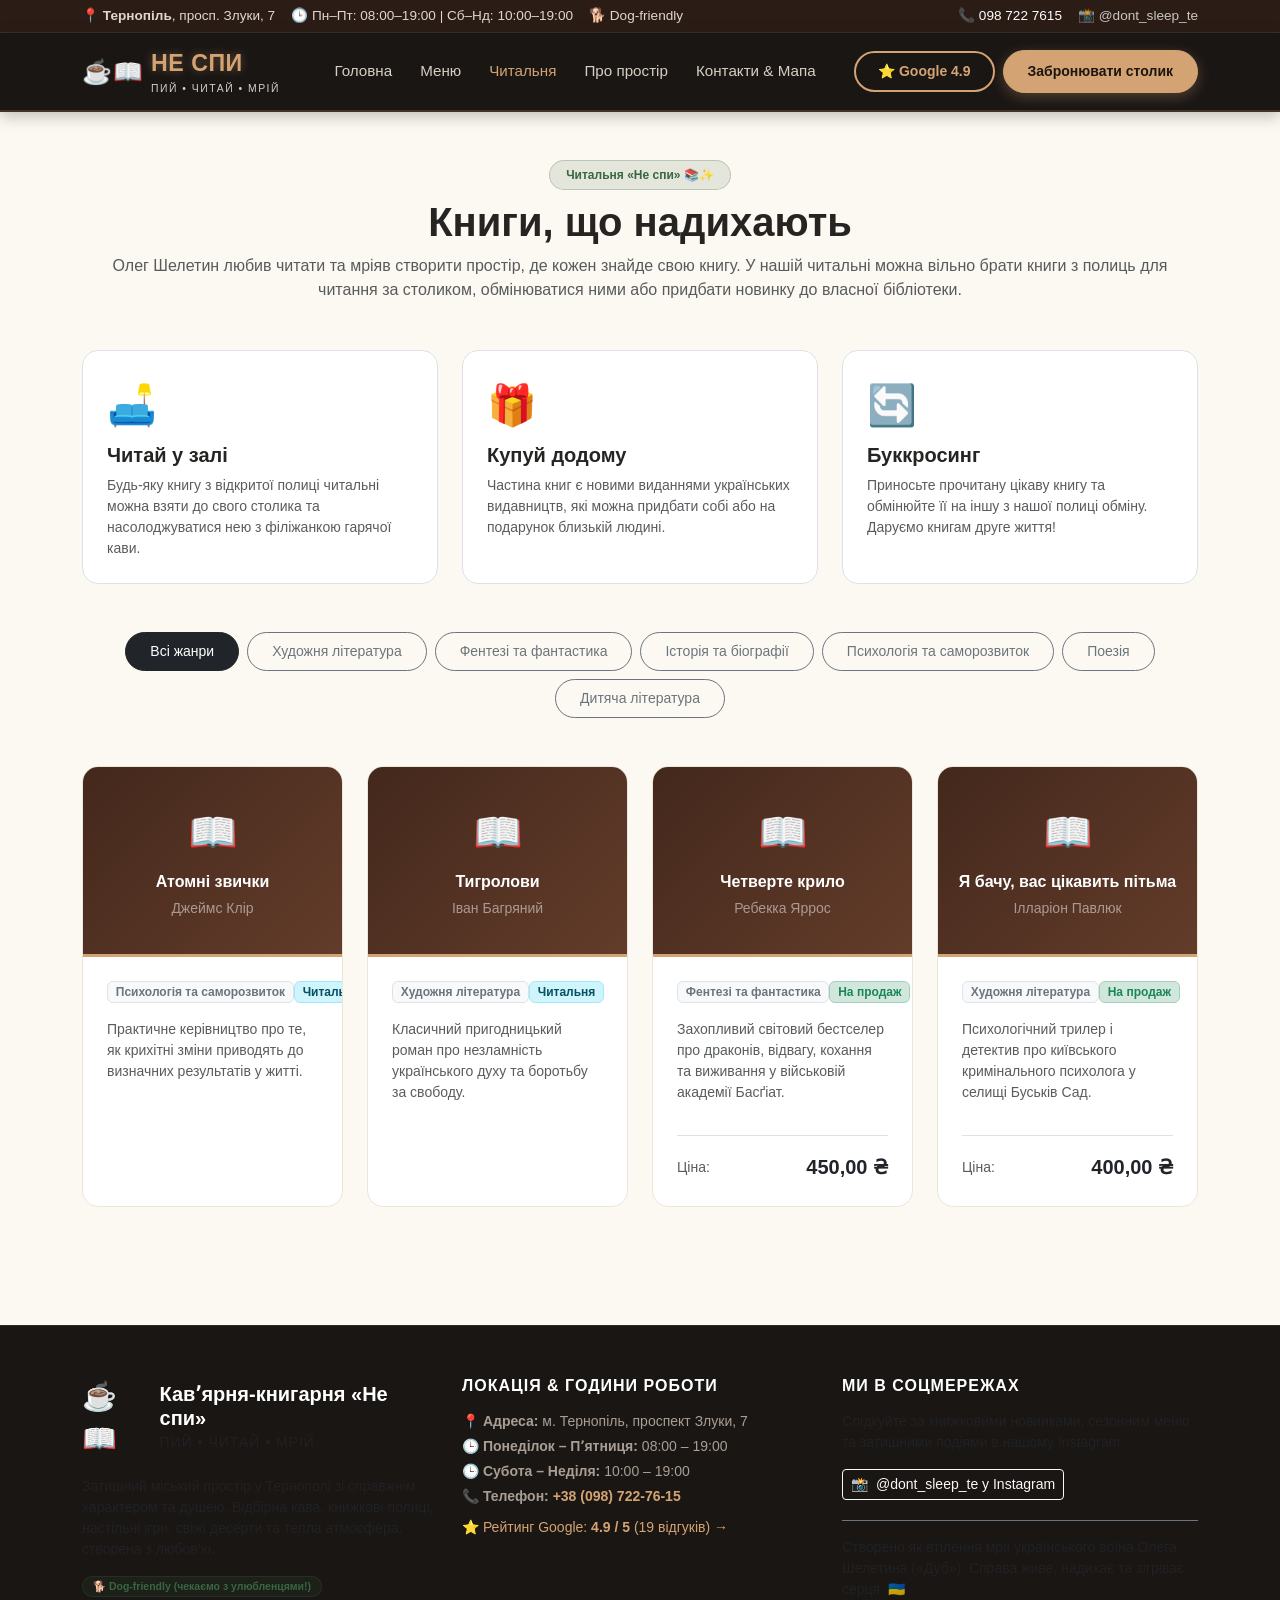
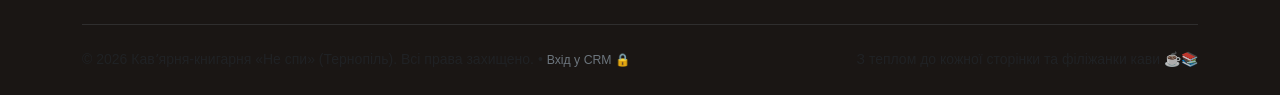
<file: books.html>
<!DOCTYPE html>
<html lang="ru">
<head>
  <meta charset="UTF-8">
  <meta name="viewport" content="width=device-width, initial-scale=1.0">
  <title>Читальня & Книжкова полиця — Кавʼярня «Не спи»</title>
  
  <!-- Bootstrap 5 CSS -->
  <link href="https://cdn.jsdelivr.net/npm/bootstrap@5.3.3/dist/css/bootstrap.min.css" rel="stylesheet">
  
  <!-- Custom Project Styles -->
  <link rel="stylesheet" href="./assets/css/style.css">
  
  
</head>
<body>

  <!-- Navigation -->
  <!-- Top Notice Info Bar -->
<div class="top-notice-bar d-none d-md-block">
  <div class="container d-flex justify-content-between align-items-center">
    <div class="d-flex align-items-center gap-3">
      <span>📍 <strong>Тернопіль</strong>, просп. Злуки, 7</span>
      <span>🕒 Пн–Пт: 08:00–19:00 | Сб–Нд: 10:00–19:00</span>
      <span>🐕 Dog-friendly</span>
    </div>
    <div class="d-flex align-items-center gap-3">
      <a href="tel:+380987227615" class="text-white text-decoration-none">📞 098 722 7615</a>
      <a href="https://www.instagram.com/dont_sleep_te/" target="_blank" rel="noopener" class="text-white text-decoration-none opacity-75 hover-opacity-100">
        📸 @dont_sleep_te
      </a>
    </div>
  </div>
</div>

<!-- Main Navigation -->
<nav class="navbar navbar-expand-lg navbar-dark navbar-custom sticky-top">
  <div class="container">
    <a class="navbar-brand d-flex align-items-center gap-2" href="./index.html">
      <span class="fs-4">☕📖</span>
      <div>
        <span class="neon-text">НЕ СПИ</span>
        <div style="font-size: 0.65rem; font-weight: 500; letter-spacing: 1.5px; opacity: 0.8; text-transform: uppercase;">
          пий • читай • мрій
        </div>
      </div>
    </a>
    <button class="navbar-toggler" type="button" data-bs-toggle="collapse" data-bs-target="#navbarContent" aria-controls="navbarContent" aria-expanded="false" aria-label="Перемикач навігації">
      <span class="navbar-toggler-icon"></span>
    </button>
    <div class="collapse navbar-collapse" id="navbarContent">
      <ul class="navbar-nav mx-auto mb-2 mb-lg-0">
        <li class="nav-item">
          <a class="nav-link " href="./index.html">Головна</a>
        </li>
        <li class="nav-item">
          <a class="nav-link " href="./menu.html">Меню</a>
        </li>
        <li class="nav-item">
          <a class="nav-link active" href="./books.html">Читальня</a>
        </li>
        <li class="nav-item">
          <a class="nav-link " href="./about.html">Про простір</a>
        </li>
        <li class="nav-item">
          <a class="nav-link " href="./contact.html">Контакти & Мапа</a>
        </li>
      </ul>
      <div class="d-flex align-items-center gap-2">
        <a href="https://share.google/36gUkgX45i0AzfQJK" target="_blank" rel="noopener" class="btn btn-outline-custom btn-sm d-none d-xl-inline">
          ⭐ Google 4.9
        </a>
        <a href="./reservation.html" class="btn btn-primary-custom btn-sm">
          Забронювати столик
        </a>
      </div>
    </div>
  </div>
</nav>


  <!-- Messages / Notifications -->
  

  <!-- Main Content -->
  <main>
    
<div class="container py-5">
  <div class="text-center mb-5">
    <span class="badge badge-moss px-3 py-2 mb-2">Читальня «Не спи» 📚✨</span>
    <h1 class="fw-bold">Книги, що надихають</h1>
    <p class="text-muted max-w-600 mx-auto">
      Олег Шелетин любив читати та мріяв створити простір, де кожен знайде свою книгу. У нашій читальні можна вільно брати книги з полиць для читання за столиком, обмінюватися ними або придбати новинку до власної бібліотеки.
    </p>
  </div>

  <!-- Rules / Info Cards -->
  <div class="row g-4 mb-5">
    <div class="col-md-4">
      <div class="p-4 bg-white rounded-4 border card-custom h-100">
        <div class="fs-1 mb-2">🛋️</div>
        <h5 class="fw-bold">Читай у залі</h5>
        <p class="text-muted small mb-0">Будь-яку книгу з відкритої полиці читальні можна взяти до свого столика та насолоджуватися нею з філіжанкою гарячої кави.</p>
      </div>
    </div>
    <div class="col-md-4">
      <div class="p-4 bg-white rounded-4 border card-custom h-100">
        <div class="fs-1 mb-2">🎁</div>
        <h5 class="fw-bold">Купуй додому</h5>
        <p class="text-muted small mb-0">Частина книг є новими виданнями українських видавництв, які можна придбати собі або на подарунок близькій людині.</p>
      </div>
    </div>
    <div class="col-md-4">
      <div class="p-4 bg-white rounded-4 border card-custom h-100">
        <div class="fs-1 mb-2">🔄</div>
        <h5 class="fw-bold">Буккросинг</h5>
        <p class="text-muted small mb-0">Приносьте прочитану цікаву книгу та обмінюйте її на іншу з нашої полиці обміну. Даруємо книгам друге життя!</p>
      </div>
    </div>
  </div>

  <!-- Genre Filter Pills -->
  <div class="d-flex justify-content-center flex-wrap gap-2 mb-5">
    <a href="./books.html" class="btn btn-sm btn-dark rounded-pill px-4 py-2">
      Всі жанри
    </a>
    
      <a href="/books/?genre=fiction"
         class="btn btn-sm btn-outline-secondary rounded-pill px-4 py-2">
        Художня література
      </a>
    
      <a href="/books/?genre=fantasy"
         class="btn btn-sm btn-outline-secondary rounded-pill px-4 py-2">
        Фентезі та фантастика
      </a>
    
      <a href="/books/?genre=history"
         class="btn btn-sm btn-outline-secondary rounded-pill px-4 py-2">
        Історія та біографії
      </a>
    
      <a href="/books/?genre=psychology"
         class="btn btn-sm btn-outline-secondary rounded-pill px-4 py-2">
        Психологія та саморозвиток
      </a>
    
      <a href="/books/?genre=poetry"
         class="btn btn-sm btn-outline-secondary rounded-pill px-4 py-2">
        Поезія
      </a>
    
      <a href="/books/?genre=children"
         class="btn btn-sm btn-outline-secondary rounded-pill px-4 py-2">
        Дитяча література
      </a>
    
  </div>

  <!-- Books Grid -->
  
    <div class="row g-4">
      
        <div class="col-lg-3 col-md-6">
          <div class="card card-custom h-100">
            <div class="book-cover-placeholder">
              <span class="fs-1 mb-2">📖</span>
              <strong class="text-white text-center">Атомні звички</strong>
              <small class="text-white-50 mt-1">Джеймс Клір</small>
            </div>
            <div class="card-body p-4 d-flex flex-column">
              <div class="d-flex justify-content-between align-items-center mb-2">
                <span class="badge bg-light text-secondary border small">Психологія та саморозвиток</span>
                
                  <span class="badge bg-info-subtle text-info-emphasis border border-info-subtle">Читальня</span>
                
              </div>
              <p class="card-text text-muted small flex-grow-1 mt-2">
                Практичне керівництво про те, як крихітні зміни приводять до визначних результатів у житті.
              </p>
              
            </div>
          </div>
        </div>
      
        <div class="col-lg-3 col-md-6">
          <div class="card card-custom h-100">
            <div class="book-cover-placeholder">
              <span class="fs-1 mb-2">📖</span>
              <strong class="text-white text-center">Тигролови</strong>
              <small class="text-white-50 mt-1">Іван Багряний</small>
            </div>
            <div class="card-body p-4 d-flex flex-column">
              <div class="d-flex justify-content-between align-items-center mb-2">
                <span class="badge bg-light text-secondary border small">Художня література</span>
                
                  <span class="badge bg-info-subtle text-info-emphasis border border-info-subtle">Читальня</span>
                
              </div>
              <p class="card-text text-muted small flex-grow-1 mt-2">
                Класичний пригодницький роман про незламність українського духу та боротьбу за свободу.
              </p>
              
            </div>
          </div>
        </div>
      
        <div class="col-lg-3 col-md-6">
          <div class="card card-custom h-100">
            <div class="book-cover-placeholder">
              <span class="fs-1 mb-2">📖</span>
              <strong class="text-white text-center">Четверте крило</strong>
              <small class="text-white-50 mt-1">Ребекка Яррос</small>
            </div>
            <div class="card-body p-4 d-flex flex-column">
              <div class="d-flex justify-content-between align-items-center mb-2">
                <span class="badge bg-light text-secondary border small">Фентезі та фантастика</span>
                
                  <span class="badge bg-success-subtle text-success border border-success-subtle">На продаж</span>
                
              </div>
              <p class="card-text text-muted small flex-grow-1 mt-2">
                Захопливий світовий бестселер про драконів, відвагу, кохання та виживання у військовій академії Басґіат.
              </p>
              
                <div class="d-flex justify-content-between align-items-center mt-3 pt-3 border-top">
                  <span class="small text-muted">Ціна:</span>
                  <span class="fw-bold text-dark fs-5">450,00 ₴</span>
                </div>
              
            </div>
          </div>
        </div>
      
        <div class="col-lg-3 col-md-6">
          <div class="card card-custom h-100">
            <div class="book-cover-placeholder">
              <span class="fs-1 mb-2">📖</span>
              <strong class="text-white text-center">Я бачу, вас цікавить пітьма</strong>
              <small class="text-white-50 mt-1">Ілларіон Павлюк</small>
            </div>
            <div class="card-body p-4 d-flex flex-column">
              <div class="d-flex justify-content-between align-items-center mb-2">
                <span class="badge bg-light text-secondary border small">Художня література</span>
                
                  <span class="badge bg-success-subtle text-success border border-success-subtle">На продаж</span>
                
              </div>
              <p class="card-text text-muted small flex-grow-1 mt-2">
                Психологічний трилер і детектив про київського кримінального психолога у селищі Буськів Сад.
              </p>
              
                <div class="d-flex justify-content-between align-items-center mt-3 pt-3 border-top">
                  <span class="small text-muted">Ціна:</span>
                  <span class="fw-bold text-dark fs-5">400,00 ₴</span>
                </div>
              
            </div>
          </div>
        </div>
      
    </div>
  
</div>

  </main>

  <!-- Footer -->
  <footer>
  <div class="container">
    <div class="row g-4">
      <div class="col-lg-4 col-md-6">
        <div class="d-flex align-items-center gap-2 mb-3">
          <span class="fs-3">☕📖</span>
          <div>
            <h5 class="text-white fw-bold mb-0">Кавʼярня-книгарня «Не спи»</h5>
            <small class="text-muted text-uppercase" style="letter-spacing: 1px;">пий • читай • мрій</small>
          </div>
        </div>
        <p class="small text-muted mb-3">
          Затишний міський простір у Тернополі зі справжнім характером та душею. Відбірна кава, книжкові полиці, настільні ігри, свіжі десерти та тепла атмосфера, створена з любов’ю.
        </p>
        <div class="d-flex align-items-center gap-2 small">
          <span class="badge badge-moss">🐕 Dog-friendly (чекаємо з улюбленцями!)</span>
        </div>
      </div>

      <div class="col-lg-4 col-md-6">
        <h6 class="text-white fw-bold text-uppercase mb-3" style="letter-spacing: 1px;">Локація & Години роботи</h6>
        <p class="small mb-1">
          <strong>📍 Адреса:</strong> м. Тернопіль, проспект Злуки, 7
        </p>
        <p class="small mb-1">
          <strong>🕒 Понеділок – Пʼятниця:</strong> 08:00 – 19:00
        </p>
        <p class="small mb-1">
          <strong>🕒 Субота – Неділя:</strong> 10:00 – 19:00
        </p>
        <p class="small mb-1">
          <strong>📞 Телефон:</strong> <a href="tel:+380987227615" class="fw-bold">+38 (098) 722-76-15</a>
        </p>
        <div class="mt-2">
          <a href="https://share.google/36gUkgX45i0AzfQJK" target="_blank" rel="noopener" class="small text-decoration-none">
            ⭐ Рейтинг Google: <strong>4.9 / 5</strong> (19 відгуків) &rarr;
          </a>
        </div>
      </div>

      <div class="col-lg-4 col-md-12">
        <h6 class="text-white fw-bold text-uppercase mb-3" style="letter-spacing: 1px;">Ми в соцмережах</h6>
        <p class="small text-muted mb-3">
          Слідкуйте за книжковими новинками, сезонним меню та затишними подіями в нашому Instagram:
        </p>
        <a href="https://www.instagram.com/dont_sleep_te/" target="_blank" rel="noopener" class="btn btn-outline-light btn-sm d-inline-flex align-items-center gap-2 mb-3">
          <span>📸</span> @dont_sleep_te у Instagram
        </a>
        <div class="border-top border-secondary pt-3 mt-1">
          <p class="small text-muted mb-0">
            Створено як втілення мрії українського воїна Олега Шелетина («Дуб»). Справа живе, надихає та зігріває серця. 🇺🇦
          </p>
        </div>
      </div>
    </div>

    <hr class="border-secondary my-4">
    <div class="d-flex flex-column flex-sm-row justify-content-between align-items-center small text-muted">
      <span>&copy; 2026 Кавʼярня-книгарня «Не спи» (Тернопіль). Всі права захищено. &bull; <a href="./crm.html" class="text-secondary text-decoration-none small">Вхід у CRM 🔒</a></span>
      <span>З теплом до кожної сторінки та філіжанки кави ☕📚</span>
    </div>
  </div>
</footer>


  <!-- Bootstrap 5 JS Bundle -->
  <script src="https://cdn.jsdelivr.net/npm/bootstrap@5.3.3/dist/js/bootstrap.bundle.min.js"></script>
  
  <!-- Custom JS -->
  <script src="./assets/js/main.js"></script>
  
  
</body>
</html>
</file>
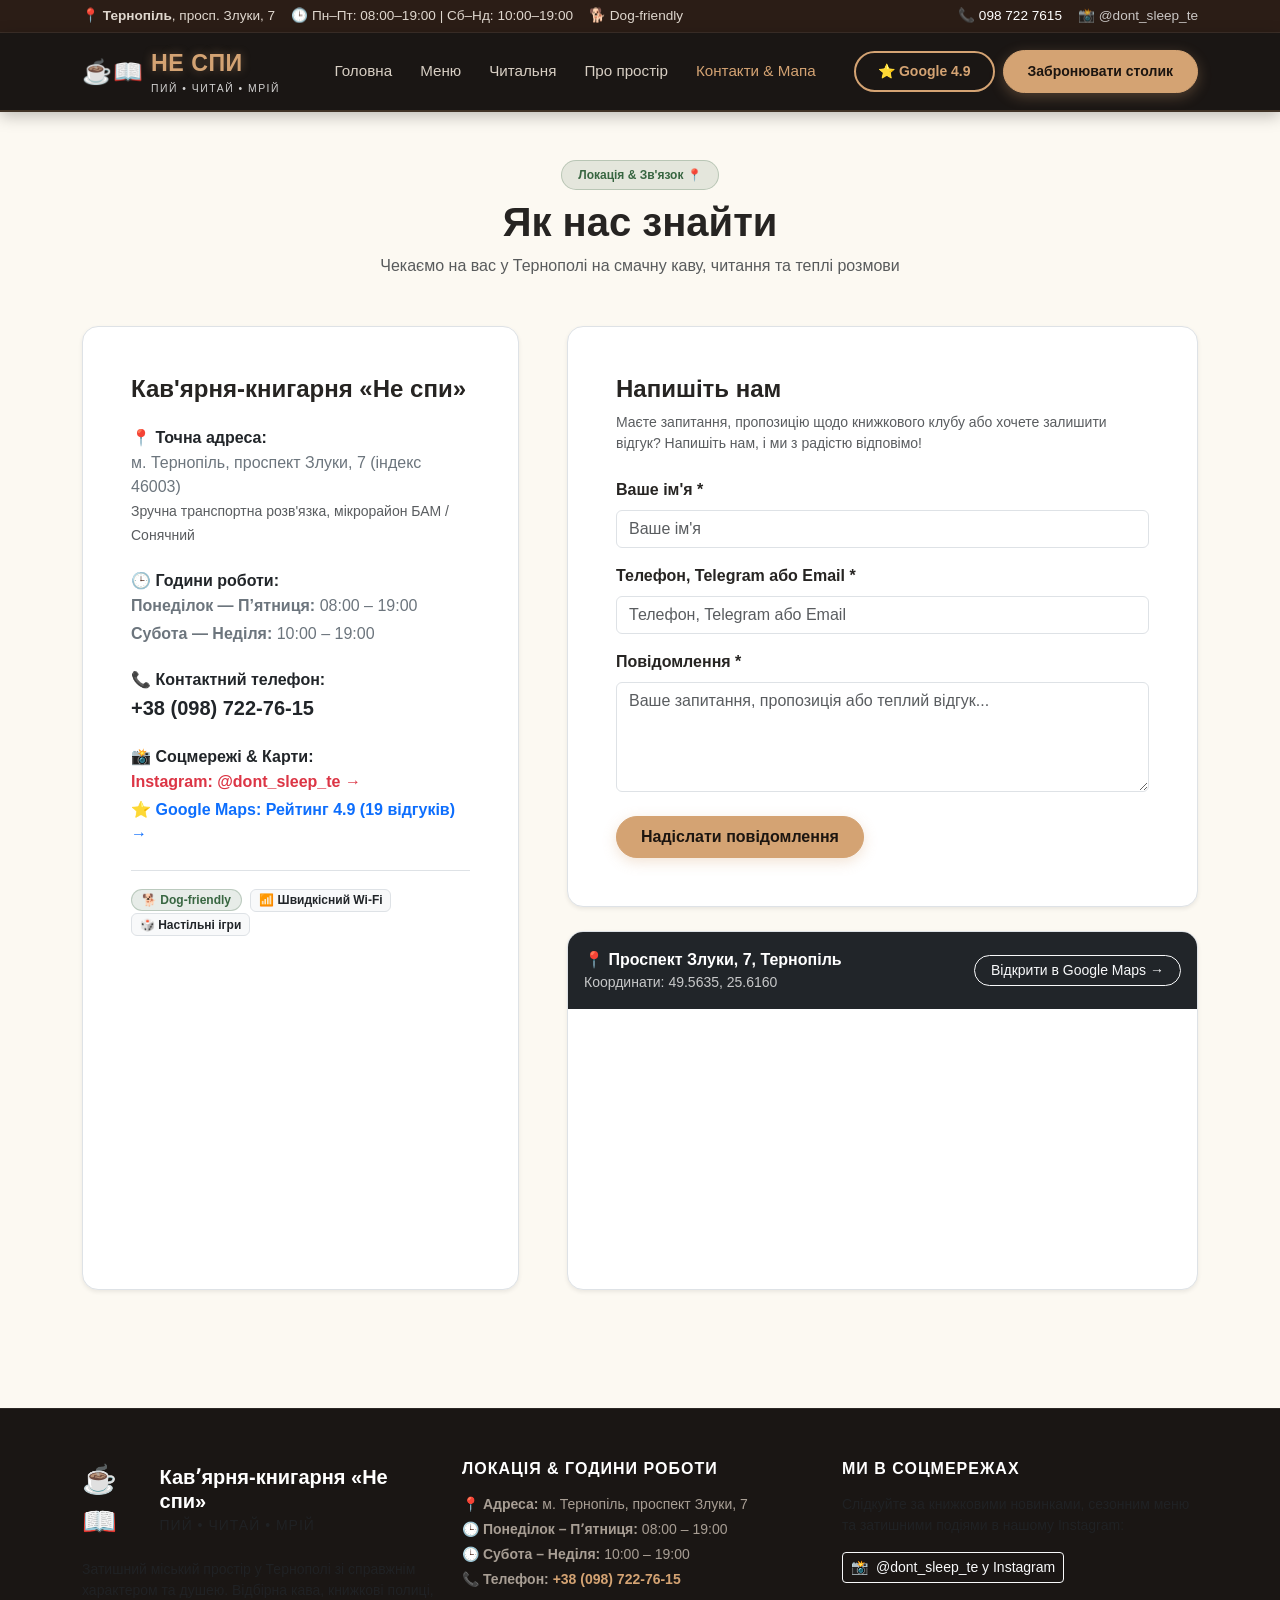
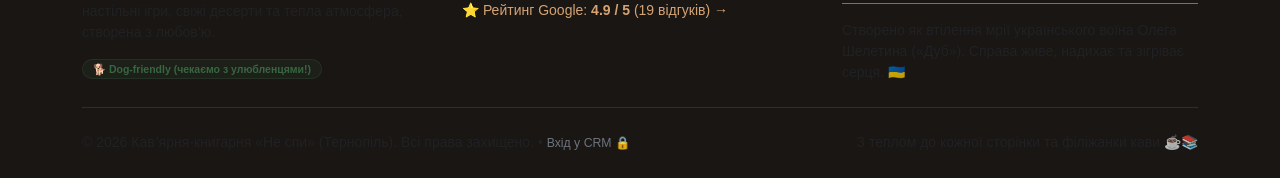
<file: contact.html>
<!DOCTYPE html>
<html lang="ru">
<head>
  <meta charset="UTF-8">
  <meta name="viewport" content="width=device-width, initial-scale=1.0">
  <title>Контакти та локація — Кавʼярня «Не спи» у Тернополі</title>
  
  <!-- Bootstrap 5 CSS -->
  <link href="https://cdn.jsdelivr.net/npm/bootstrap@5.3.3/dist/css/bootstrap.min.css" rel="stylesheet">
  
  <!-- Custom Project Styles -->
  <link rel="stylesheet" href="./assets/css/style.css">
  
  
</head>
<body>

  <!-- Navigation -->
  <!-- Top Notice Info Bar -->
<div class="top-notice-bar d-none d-md-block">
  <div class="container d-flex justify-content-between align-items-center">
    <div class="d-flex align-items-center gap-3">
      <span>📍 <strong>Тернопіль</strong>, просп. Злуки, 7</span>
      <span>🕒 Пн–Пт: 08:00–19:00 | Сб–Нд: 10:00–19:00</span>
      <span>🐕 Dog-friendly</span>
    </div>
    <div class="d-flex align-items-center gap-3">
      <a href="tel:+380987227615" class="text-white text-decoration-none">📞 098 722 7615</a>
      <a href="https://www.instagram.com/dont_sleep_te/" target="_blank" rel="noopener" class="text-white text-decoration-none opacity-75 hover-opacity-100">
        📸 @dont_sleep_te
      </a>
    </div>
  </div>
</div>

<!-- Main Navigation -->
<nav class="navbar navbar-expand-lg navbar-dark navbar-custom sticky-top">
  <div class="container">
    <a class="navbar-brand d-flex align-items-center gap-2" href="./index.html">
      <span class="fs-4">☕📖</span>
      <div>
        <span class="neon-text">НЕ СПИ</span>
        <div style="font-size: 0.65rem; font-weight: 500; letter-spacing: 1.5px; opacity: 0.8; text-transform: uppercase;">
          пий • читай • мрій
        </div>
      </div>
    </a>
    <button class="navbar-toggler" type="button" data-bs-toggle="collapse" data-bs-target="#navbarContent" aria-controls="navbarContent" aria-expanded="false" aria-label="Перемикач навігації">
      <span class="navbar-toggler-icon"></span>
    </button>
    <div class="collapse navbar-collapse" id="navbarContent">
      <ul class="navbar-nav mx-auto mb-2 mb-lg-0">
        <li class="nav-item">
          <a class="nav-link " href="./index.html">Головна</a>
        </li>
        <li class="nav-item">
          <a class="nav-link " href="./menu.html">Меню</a>
        </li>
        <li class="nav-item">
          <a class="nav-link " href="./books.html">Читальня</a>
        </li>
        <li class="nav-item">
          <a class="nav-link " href="./about.html">Про простір</a>
        </li>
        <li class="nav-item">
          <a class="nav-link active" href="./contact.html">Контакти & Мапа</a>
        </li>
      </ul>
      <div class="d-flex align-items-center gap-2">
        <a href="https://share.google/36gUkgX45i0AzfQJK" target="_blank" rel="noopener" class="btn btn-outline-custom btn-sm d-none d-xl-inline">
          ⭐ Google 4.9
        </a>
        <a href="./reservation.html" class="btn btn-primary-custom btn-sm">
          Забронювати столик
        </a>
      </div>
    </div>
  </div>
</nav>


  <!-- Messages / Notifications -->
  

  <!-- Main Content -->
  <main>
    
<div class="container py-5">
  <div class="text-center mb-5">
    <span class="badge badge-moss px-3 py-2 mb-2">Локація & Зв'язок 📍</span>
    <h1 class="fw-bold">Як нас знайти</h1>
    <p class="text-muted">Чекаємо на вас у Тернополі на смачну каву, читання та теплі розмови</p>
  </div>

  <div class="row g-5">
    <!-- Contact Info Card -->
    <div class="col-lg-5">
      <div class="p-4 p-md-5 bg-white rounded-4 border shadow-sm h-100">
        <h4 class="fw-bold mb-4">Кав'ярня-книгарня «Не спи»</h4>
        
        <div class="mb-4">
          <h6 class="fw-bold text-dark mb-1">📍 Точна адреса:</h6>
          <p class="text-secondary mb-0">м. Тернопіль, проспект Злуки, 7 (індекс 46003)</p>
          <small class="text-muted">Зручна транспортна розв'язка, мікрорайон БАМ / Сонячний</small>
        </div>

        <div class="mb-4">
          <h6 class="fw-bold text-dark mb-1">🕒 Години роботи:</h6>
          <p class="text-secondary mb-1"><strong>Понеділок — П’ятниця:</strong> 08:00 – 19:00</p>
          <p class="text-secondary mb-0"><strong>Субота — Неділя:</strong> 10:00 – 19:00</p>
        </div>

        <div class="mb-4">
          <h6 class="fw-bold text-dark mb-1">📞 Контактний телефон:</h6>
          <p class="text-secondary mb-0">
            <a href="tel:+380987227615" class="fs-5 text-dark fw-bold text-decoration-none">
              +38 (098) 722-76-15
            </a>
          </p>
        </div>

        <div class="mb-4">
          <h6 class="fw-bold text-dark mb-1">📸 Соцмережі & Карти:</h6>
          <p class="mb-1">
            <a href="https://www.instagram.com/dont_sleep_te/" target="_blank" rel="noopener" class="text-decoration-none fw-semibold text-danger">
              Instagram: @dont_sleep_te &rarr;
            </a>
          </p>
          <p class="mb-0">
            <a href="https://share.google/36gUkgX45i0AzfQJK" target="_blank" rel="noopener" class="text-decoration-none fw-semibold text-primary">
              ⭐ Google Maps: Рейтинг 4.9 (19 відгуків) &rarr;
            </a>
          </p>
        </div>

        <div class="border-top pt-3">
          <span class="badge badge-moss me-1">🐕 Dog-friendly</span>
          <span class="badge bg-light text-dark border">📶 Швидкісний Wi-Fi</span>
          <span class="badge bg-light text-dark border">🎲 Настільні ігри</span>
        </div>
      </div>
    </div>

    <!-- Contact & Feedback Form -->
    <div class="col-lg-7">
      <div class="p-4 p-md-5 bg-white rounded-4 border shadow-sm">
        <h4 class="fw-bold mb-2">Напишіть нам</h4>
        <p class="text-muted small mb-4">
          Маєте запитання, пропозицію щодо книжкового клубу або хочете залишити відгук? Напишіть нам, і ми з радістю відповімо!
        </p>

        <form method="post" action="#" id="contactForm">
          <input type="hidden" name="csrfmiddlewaretoken" value="IYNhxc0HLfRNwsVrd0yXaqAsTSXSm2UBp7mnv6te1gObt9S4bxYMXHJamGuNvWp6">
          <div class="mb-3">
            <label class="form-label fw-semibold">Ваше ім'я *</label>
            <input type="text" name="name" class="form-control" placeholder="Ваше ім&#x27;я" maxlength="100" required id="id_name">
          </div>
          <div class="mb-3">
            <label class="form-label fw-semibold">Телефон, Telegram або Email *</label>
            <input type="text" name="contact" class="form-control" placeholder="Телефон, Telegram або Email" maxlength="100" required id="id_contact">
          </div>
          <div class="mb-4">
            <label class="form-label fw-semibold">Повідомлення *</label>
            <textarea name="message" cols="40" rows="4" class="form-control" placeholder="Ваше запитання, пропозиція або теплий відгук..." required id="id_message">
</textarea>
          </div>
          <button type="submit" class="btn btn-primary-custom px-4 py-2">
            Надіслати повідомлення
          </button>
        </form>
      </div>

      <!-- Map Block -->
      <div class="card border rounded-4 overflow-hidden mt-4 shadow-sm">
        <div class="bg-dark text-white p-3 d-flex justify-content-between align-items-center">
          <div>
            <strong>📍 Проспект Злуки, 7, Тернопіль</strong>
            <div class="small opacity-75">Координати: 49.5635, 25.6160</div>
          </div>
          <a href="https://share.google/36gUkgX45i0AzfQJK" target="_blank" rel="noopener" class="btn btn-sm btn-outline-light rounded-pill px-3">
            Відкрити в Google Maps &rarr;
          </a>
        </div>
        <iframe
          width="100%"
          height="280"
          style="border:0;"
          loading="lazy"
          allowfullscreen
          referrerpolicy="no-referrer-when-downgrade"
          src="https://www.openstreetmap.org/export/embed.html?bbox=25.6060%2C49.5580%2C25.6260%2C49.5690&amp;layer=mapnik&amp;marker=49.5634855%2C25.6160022">
        </iframe>
      </div>
    </div>
  </div>
</div>

  </main>

  <!-- Footer -->
  <footer>
  <div class="container">
    <div class="row g-4">
      <div class="col-lg-4 col-md-6">
        <div class="d-flex align-items-center gap-2 mb-3">
          <span class="fs-3">☕📖</span>
          <div>
            <h5 class="text-white fw-bold mb-0">Кавʼярня-книгарня «Не спи»</h5>
            <small class="text-muted text-uppercase" style="letter-spacing: 1px;">пий • читай • мрій</small>
          </div>
        </div>
        <p class="small text-muted mb-3">
          Затишний міський простір у Тернополі зі справжнім характером та душею. Відбірна кава, книжкові полиці, настільні ігри, свіжі десерти та тепла атмосфера, створена з любов’ю.
        </p>
        <div class="d-flex align-items-center gap-2 small">
          <span class="badge badge-moss">🐕 Dog-friendly (чекаємо з улюбленцями!)</span>
        </div>
      </div>

      <div class="col-lg-4 col-md-6">
        <h6 class="text-white fw-bold text-uppercase mb-3" style="letter-spacing: 1px;">Локація & Години роботи</h6>
        <p class="small mb-1">
          <strong>📍 Адреса:</strong> м. Тернопіль, проспект Злуки, 7
        </p>
        <p class="small mb-1">
          <strong>🕒 Понеділок – Пʼятниця:</strong> 08:00 – 19:00
        </p>
        <p class="small mb-1">
          <strong>🕒 Субота – Неділя:</strong> 10:00 – 19:00
        </p>
        <p class="small mb-1">
          <strong>📞 Телефон:</strong> <a href="tel:+380987227615" class="fw-bold">+38 (098) 722-76-15</a>
        </p>
        <div class="mt-2">
          <a href="https://share.google/36gUkgX45i0AzfQJK" target="_blank" rel="noopener" class="small text-decoration-none">
            ⭐ Рейтинг Google: <strong>4.9 / 5</strong> (19 відгуків) &rarr;
          </a>
        </div>
      </div>

      <div class="col-lg-4 col-md-12">
        <h6 class="text-white fw-bold text-uppercase mb-3" style="letter-spacing: 1px;">Ми в соцмережах</h6>
        <p class="small text-muted mb-3">
          Слідкуйте за книжковими новинками, сезонним меню та затишними подіями в нашому Instagram:
        </p>
        <a href="https://www.instagram.com/dont_sleep_te/" target="_blank" rel="noopener" class="btn btn-outline-light btn-sm d-inline-flex align-items-center gap-2 mb-3">
          <span>📸</span> @dont_sleep_te у Instagram
        </a>
        <div class="border-top border-secondary pt-3 mt-1">
          <p class="small text-muted mb-0">
            Створено як втілення мрії українського воїна Олега Шелетина («Дуб»). Справа живе, надихає та зігріває серця. 🇺🇦
          </p>
        </div>
      </div>
    </div>

    <hr class="border-secondary my-4">
    <div class="d-flex flex-column flex-sm-row justify-content-between align-items-center small text-muted">
      <span>&copy; 2026 Кавʼярня-книгарня «Не спи» (Тернопіль). Всі права захищено. &bull; <a href="./crm.html" class="text-secondary text-decoration-none small">Вхід у CRM 🔒</a></span>
      <span>З теплом до кожної сторінки та філіжанки кави ☕📚</span>
    </div>
  </div>
</footer>


  <!-- Bootstrap 5 JS Bundle -->
  <script src="https://cdn.jsdelivr.net/npm/bootstrap@5.3.3/dist/js/bootstrap.bundle.min.js"></script>
  
  <!-- Custom JS -->
  <script src="./assets/js/main.js"></script>
  
  
</body>
</html>
</file>
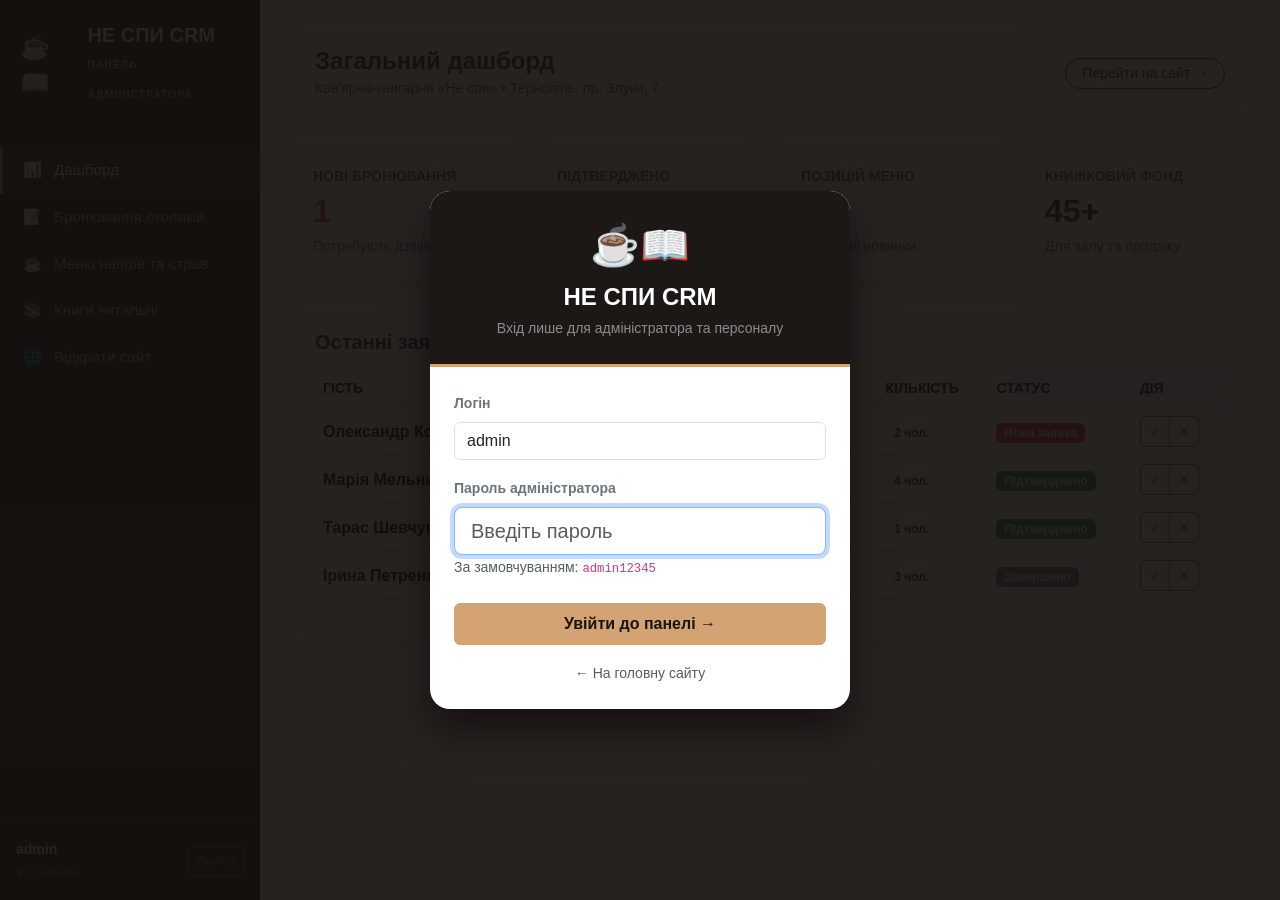
<file: crm.html>
<!DOCTYPE html>
<html lang="uk">
<head>
  <meta charset="UTF-8">
  <meta name="viewport" content="width=device-width, initial-scale=1.0">
  <title>CRM Панель Адміністратора — Кав'ярня «Не спи»</title>
  <link href="https://cdn.jsdelivr.net/npm/bootstrap@5.3.3/dist/css/bootstrap.min.css" rel="stylesheet">
  <style>
    :root {
      --crm-sidebar-bg: #1c1815;
      --crm-sidebar-hover: #2d2622;
      --crm-accent: #d4a373;
      --crm-content-bg: #f8f6f0;
    }
    body {
      background-color: var(--crm-content-bg);
      font-family: -apple-system, BlinkMacSystemFont, "Segoe UI", Roboto, sans-serif;
      min-height: 100vh;
    }
    .crm-sidebar {
      width: 260px;
      background-color: var(--crm-sidebar-bg);
      min-height: 100vh;
      color: #dfd7ce;
      position: fixed;
      top: 0;
      bottom: 0;
      left: 0;
      z-index: 1000;
      display: flex;
      flex-direction: column;
    }
    .crm-sidebar .brand {
      padding: 24px 20px;
      font-size: 1.25rem;
      font-weight: 800;
      border-bottom: 1px solid rgba(255,255,255,0.08);
      color: #fff;
      text-decoration: none;
      display: flex;
      align-items: center;
      gap: 10px;
    }
    .crm-sidebar .nav-link {
      color: #c9bfb4;
      padding: 12px 20px;
      font-weight: 500;
      font-size: 0.95rem;
      display: flex;
      align-items: center;
      gap: 12px;
      cursor: pointer;
      border-left: 3px solid transparent;
      text-decoration: none;
    }
    .crm-sidebar .nav-link:hover, .crm-sidebar .nav-link.active {
      color: #fff;
      background-color: var(--crm-sidebar-hover);
      border-left-color: var(--crm-accent);
    }
    .crm-main {
      margin-left: 260px;
      padding: 30px;
      min-height: 100vh;
    }
    .stat-card {
      background: #fff;
      border-radius: 14px;
      padding: 22px;
      border: 1px solid #ebe4db;
      box-shadow: 0 2px 8px rgba(0,0,0,0.03);
    }
    /* Auth Modal */
    #authOverlay {
      position: fixed;
      inset: 0;
      background: rgba(20, 16, 14, 0.92);
      z-index: 9999;
      display: flex;
      align-items: center;
      justify-content: center;
      padding: 20px;
    }
    .login-box {
      background: #fff;
      border-radius: 20px;
      width: 100%;
      max-width: 420px;
      overflow: hidden;
      box-shadow: 0 20px 40px rgba(0,0,0,0.5);
    }
    @media (max-width: 991px) {
      .crm-sidebar { width: 100%; position: relative; min-height: auto; }
      .crm-main { margin-left: 0; padding: 15px; }
    }
  </style>
</head>
<body>

  <!-- Lock Screen for Admin Only -->
  <div id="authOverlay">
    <div class="login-box">
      <div class="p-4 text-center text-white" style="background-color: #1c1815; border-bottom: 3px solid #d4a373;">
        <span class="fs-1">☕📖</span>
        <h4 class="fw-bold mt-2 mb-1">НЕ СПИ CRM</h4>
        <small class="text-white-50">Вхід лише для адміністратора та персоналу</small>
      </div>
      <div class="p-4">
        <div id="authError" class="alert alert-danger small py-2 d-none">Невірний пароль! Доступ заборонено.</div>
        <div class="mb-3">
          <label class="form-label small fw-semibold text-secondary">Логін</label>
          <input type="text" id="loginUser" class="form-control" value="admin" readonly>
        </div>
        <div class="mb-4">
          <label class="form-label small fw-semibold text-secondary">Пароль адміністратора</label>
          <input type="password" id="loginPass" class="form-control form-control-lg" placeholder="Введіть пароль" autofocus>
          <small class="text-muted">За замовчуванням: <code>admin12345</code></small>
        </div>
        <button id="btnLogin" class="btn btn-dark w-100 py-2 fw-bold" style="background-color: #d4a373; border-color: #d4a373; color: #1a1410;">
          Увійти до панелі &rarr;
        </button>
        <div class="text-center mt-3">
          <a href="./index.html" class="small text-muted text-decoration-none">&larr; На головну сайту</a>
        </div>
      </div>
    </div>
  </div>

  <!-- Sidebar -->
  <aside class="crm-sidebar">
    <a href="./crm.html" class="brand">
      <span class="fs-4">☕📖</span>
      <div>
        <div style="line-height: 1.1;">НЕ СПИ CRM</div>
        <small style="font-size: 0.65rem; color: var(--crm-accent); font-weight: 600; letter-spacing: 1px;">ПАНЕЛЬ АДМІНІСТРАТОРА</small>
      </div>
    </a>

    <div class="py-3 flex-grow-1">
      <nav class="nav flex-column">
        <a class="nav-link active" onclick="showTab('tab-dashboard')"><span>📊</span> Дашборд</a>
        <a class="nav-link" onclick="showTab('tab-reservations')"><span>📝</span> Бронювання столиків</a>
        <a class="nav-link" onclick="showTab('tab-menu')"><span>☕</span> Меню напоїв та страв</a>
        <a class="nav-link" onclick="showTab('tab-books')"><span>📚</span> Книги читальні</a>
        <a class="nav-link" href="./index.html" target="_blank"><span>🌐</span> Відкрити сайт</a>
      </nav>
    </div>

    <div class="p-3 border-top border-secondary border-opacity-25 d-flex justify-content-between align-items-center">
      <div>
        <div class="small fw-bold text-white">admin</div>
        <small class="text-success">● Онлайн</small>
      </div>
      <button class="btn btn-sm btn-outline-danger" onclick="logoutAdmin()">Вийти</button>
    </div>
  </aside>

  <!-- Main Content -->
  <main class="crm-main">
    <div class="d-flex justify-content-between align-items-center bg-white p-3 px-4 rounded-4 shadow-sm mb-4 border">
      <div>
        <h4 class="fw-bold mb-0" id="crmSectionTitle">Загальний дашборд</h4>
        <small class="text-muted">Кав'ярня-книгарня «Не спи» • Тернопіль, пр. Злуки, 7</small>
      </div>
      <a href="./index.html" class="btn btn-outline-dark btn-sm rounded-pill px-3">Перейти на сайт &rarr;</a>
    </div>

    <!-- TAB: Dashboard -->
    <div id="tab-dashboard" class="crm-tab">
      <div class="row g-3 mb-4">
        <div class="col-sm-6 col-xl-3">
          <div class="stat-card">
            <span class="text-muted small fw-semibold text-uppercase">Нові бронювання</span>
            <h2 class="fw-bold text-danger my-1" id="statNewCount">2</h2>
            <small class="text-muted">Потребують дзвінка</small>
          </div>
        </div>
        <div class="col-sm-6 col-xl-3">
          <div class="stat-card">
            <span class="text-muted small fw-semibold text-uppercase">Підтверджено</span>
            <h2 class="fw-bold text-success my-1" id="statConfirmedCount">3</h2>
            <small class="text-muted">Очікуємо сьогодні</small>
          </div>
        </div>
        <div class="col-sm-6 col-xl-3">
          <div class="stat-card">
            <span class="text-muted small fw-semibold text-uppercase">Позицій меню</span>
            <h2 class="fw-bold text-primary my-1">11</h2>
            <small class="text-muted">4 сезонні новинки</small>
          </div>
        </div>
        <div class="col-sm-6 col-xl-3">
          <div class="stat-card">
            <span class="text-muted small fw-semibold text-uppercase">Книжковий фонд</span>
            <h2 class="fw-bold text-dark my-1">45+</h2>
            <small class="text-muted">Для залу та продажу</small>
          </div>
        </div>
      </div>

      <div class="bg-white rounded-4 p-4 border shadow-sm">
        <h5 class="fw-bold mb-3">Останні заявки на столик</h5>
        <div class="table-responsive">
          <table class="table table-hover align-middle">
            <thead class="table-light small text-muted text-uppercase">
              <tr>
                <th>Гість</th>
                <th>Телефон</th>
                <th>Дата / Час</th>
                <th>Кількість</th>
                <th>Статус</th>
                <th>Дія</th>
              </tr>
            </thead>
            <tbody id="dashboardResList"></tbody>
          </table>
        </div>
      </div>
    </div>

    <!-- TAB: Reservations -->
    <div id="tab-reservations" class="crm-tab d-none">
      <div class="bg-white rounded-4 p-4 border shadow-sm">
        <div class="d-flex justify-content-between align-items-center mb-4 flex-wrap gap-2">
          <h5 class="fw-bold mb-0">Всі бронювання столиків</h5>
          <button class="btn btn-sm btn-dark rounded-pill px-3" onclick="openAddResModal()">+ Додати бронь вручну</button>
        </div>
        <div class="table-responsive">
          <table class="table table-hover align-middle">
            <thead class="table-light small text-muted text-uppercase">
              <tr>
                <th>#</th>
                <th>Гість</th>
                <th>Телефон</th>
                <th>Дата & Час</th>
                <th>Гості</th>
                <th>Побажання</th>
                <th>Статус</th>
                <th>Змінити статус</th>
              </tr>
            </thead>
            <tbody id="fullResList"></tbody>
          </table>
        </div>
      </div>
    </div>

    <!-- TAB: Menu -->
    <div id="tab-menu" class="crm-tab d-none">
      <div class="bg-white rounded-4 p-4 border shadow-sm">
        <h5 class="fw-bold mb-3">Управління позиціями меню</h5>
        <div class="table-responsive">
          <table class="table table-hover align-middle">
            <thead class="table-light small text-muted text-uppercase">
              <tr>
                <th>Назва</th>
                <th>Категорія</th>
                <th>Ціна</th>
                <th>Статус</th>
                <th>Дія</th>
              </tr>
            </thead>
            <tbody>
              <tr>
                <td><strong>Гарбузовий раф</strong></td>
                <td><span class="badge bg-light text-dark border">Сезонні напої</span></td>
                <td><strong class="text-dark">85 ₴</strong></td>
                <td><span class="badge bg-danger">Сезон</span> <span class="badge bg-warning text-dark">Хіт</span></td>
                <td><button class="btn btn-sm btn-outline-success">В наявності ✓</button></td>
              </tr>
              <tr>
                <td><strong>Какао «Мандарин»</strong></td>
                <td><span class="badge bg-light text-dark border">Сезонні напої</span></td>
                <td><strong class="text-dark">75 ₴</strong></td>
                <td><span class="badge bg-danger">Сезон</span></td>
                <td><button class="btn btn-sm btn-outline-success">В наявності ✓</button></td>
              </tr>
              <tr>
                <td><strong>Капучино «Не спи»</strong></td>
                <td><span class="badge bg-light text-dark border">Кава</span></td>
                <td><strong class="text-dark">55 ₴</strong></td>
                <td><span class="badge bg-warning text-dark">Хіт</span></td>
                <td><button class="btn btn-sm btn-outline-success">В наявності ✓</button></td>
              </tr>
              <tr>
                <td><strong>Баскський чизкейк</strong></td>
                <td><span class="badge bg-light text-dark border">Десерти</span></td>
                <td><strong class="text-dark">85 ₴</strong></td>
                <td><span class="badge bg-warning text-dark">Хіт</span></td>
                <td><button class="btn btn-sm btn-outline-success">В наявності ✓</button></td>
              </tr>
            </tbody>
          </table>
        </div>
      </div>
    </div>

    <!-- TAB: Books -->
    <div id="tab-books" class="crm-tab d-none">
      <div class="bg-white rounded-4 p-4 border shadow-sm">
        <h5 class="fw-bold mb-3">Книжковий фонд читальні</h5>
        <div class="table-responsive">
          <table class="table table-hover align-middle">
            <thead class="table-light small text-muted text-uppercase">
              <tr>
                <th>Назва & Автор</th>
                <th>Жанр</th>
                <th>Формат</th>
                <th>Ціна (продаж)</th>
              </tr>
            </thead>
            <tbody>
              <tr>
                <td><strong>«Четверте крило»</strong> — Ребекка Яррос</td>
                <td>Фентезі</td>
                <td><span class="badge bg-success-subtle text-success border">На продаж</span></td>
                <td>450 ₴</td>
              </tr>
              <tr>
                <td><strong>«Я бачу, вас цікавить пітьма»</strong> — Ілларіон Павлюк</td>
                <td>Художня / Детектив</td>
                <td><span class="badge bg-success-subtle text-success border">На продаж</span></td>
                <td>400 ₴</td>
              </tr>
              <tr>
                <td><strong>«Атомні звички»</strong> — Джеймс Клір</td>
                <td>Психологія</td>
                <td><span class="badge bg-info-subtle text-info-emphasis border">Для читання в залі</span></td>
                <td>—</td>
              </tr>
              <tr>
                <td><strong>«Тигролови»</strong> — Іван Багряний</td>
                <td>Класика</td>
                <td><span class="badge bg-info-subtle text-info-emphasis border">Для читання в залі</span></td>
                <td>—</td>
              </tr>
            </tbody>
          </table>
        </div>
      </div>
    </div>
  </main>

  <script>
    // Initial sample reservations stored in localStorage
    const defaultReservations = [
      { id: 101, name: "Олександр Коваль", phone: "+38 (097) 112-33-44", date: "Сьогодні", time: "16:30", guests: 2, note: "Біля вікна та полиці з книгами", status: "new" },
      { id: 102, name: "Марія Мельник", phone: "+38 (098) 556-77-88", date: "Сьогодні", time: "18:00", guests: 4, note: "Настільна гра Catan", status: "confirmed" },
      { id: 103, name: "Тарас Шевчук", phone: "+38 (095) 443-22-11", date: "Завтра", time: "12:00", guests: 1, note: "Робота з ноутбуком", status: "confirmed" },
      { id: 104, name: "Ірина Петренко", phone: "+38 (093) 889-00-11", date: "Вчора", time: "15:00", guests: 3, note: "Капучино та десерти", status: "completed" }
    ];

    function getReservations() {
      const data = localStorage.getItem('nespi_reservations');
      return data ? JSON.parse(data) : defaultReservations;
    }

    function saveReservations(list) {
      localStorage.setItem('nespi_reservations', JSON.stringify(list));
      renderReservations();
    }

    // Auth logic
    const AUTH_KEY = 'nespi_crm_admin_authed';
    function checkAuth() {
      if (sessionStorage.getItem(AUTH_KEY) === 'true') {
        document.getElementById('authOverlay').classList.add('d-none');
      } else {
        document.getElementById('authOverlay').classList.remove('d-none');
      }
    }

    document.getElementById('btnLogin').addEventListener('click', function() {
      const pass = document.getElementById('loginPass').value;
      if (pass === 'admin12345' || pass === 'admin') {
        sessionStorage.setItem(AUTH_KEY, 'true');
        document.getElementById('authOverlay').classList.add('d-none');
        document.getElementById('authError').classList.add('d-none');
      } else {
        document.getElementById('authError').classList.remove('d-none');
      }
    });

    document.getElementById('loginPass').addEventListener('keypress', function(e) {
      if (e.key === 'Enter') document.getElementById('btnLogin').click();
    });

    function logoutAdmin() {
      sessionStorage.removeItem(AUTH_KEY);
      location.reload();
    }

    // Tabs
    function showTab(tabId) {
      document.querySelectorAll('.crm-tab').forEach(t => t.classList.add('d-none'));
      document.querySelectorAll('.crm-sidebar .nav-link').forEach(l => l.classList.remove('active'));
      document.getElementById(tabId).classList.remove('d-none');
      event.target.closest('.nav-link').classList.add('active');
    }

    function renderReservations() {
      const list = getReservations();
      const newCount = list.filter(r => r.status === 'new').length;
      const confCount = list.filter(r => r.status === 'confirmed').length;

      document.getElementById('statNewCount').textContent = newCount;
      document.getElementById('statConfirmedCount').textContent = confCount;

      // Dashboard list
      const dashBody = document.getElementById('dashboardResList');
      dashBody.innerHTML = list.slice(0, 5).map(r => `
        <tr>
          <td><strong>${r.name}</strong></td>
          <td><a href="tel:${r.phone}" class="text-dark text-decoration-none">${r.phone}</a></td>
          <td>${r.date} ${r.time}</td>
          <td><span class="badge bg-light text-dark border">${r.guests} чол.</span></td>
          <td>${getStatusBadge(r.status)}</td>
          <td>
            <div class="btn-group btn-group-sm">
              <button class="btn btn-outline-success" onclick="updateStatus(${r.id}, 'confirmed')">✓</button>
              <button class="btn btn-outline-danger" onclick="updateStatus(${r.id}, 'cancelled')">✕</button>
            </div>
          </td>
        </tr>
      `).join('');

      // Full list
      const fullBody = document.getElementById('fullResList');
      fullBody.innerHTML = list.map(r => `
        <tr>
          <td class="text-muted small">#${r.id}</td>
          <td><strong>${r.name}</strong></td>
          <td><a href="tel:${r.phone}" class="text-dark text-decoration-none">${r.phone}</a></td>
          <td><strong>${r.date}</strong> <small class="text-muted">${r.time}</small></td>
          <td><span class="badge bg-light text-dark border">${r.guests} чол.</span></td>
          <td class="small text-muted">${r.note || '—'}</td>
          <td>${getStatusBadge(r.status)}</td>
          <td>
            <div class="btn-group btn-group-sm">
              <button class="btn btn-outline-success" onclick="updateStatus(${r.id}, 'confirmed')">Підтвердити</button>
              <button class="btn btn-outline-secondary" onclick="updateStatus(${r.id}, 'completed')">Завершити</button>
              <button class="btn btn-outline-danger" onclick="updateStatus(${r.id}, 'cancelled')">Скасувати</button>
            </div>
          </td>
        </tr>
      `).join('');
    }

    function getStatusBadge(status) {
      if (status === 'new') return '<span class="badge bg-danger">Нова заявка</span>';
      if (status === 'confirmed') return '<span class="badge bg-success">Підтверджено</span>';
      if (status === 'completed') return '<span class="badge bg-secondary">Завершено</span>';
      return '<span class="badge bg-dark">Скасовано</span>';
    }

    function updateStatus(id, newStatus) {
      const list = getReservations();
      const item = list.find(r => r.id === id);
      if (item) {
        item.status = newStatus;
        saveReservations(list);
      }
    }

    function openAddResModal() {
      const name = prompt("Ім'я гостя:");
      if (!name) return;
      const phone = prompt("Номер телефону:", "+380");
      const time = prompt("Дата та час (напр. Сьогодні 17:00):", "Сьогодні 18:00");
      const guests = prompt("Кількість гостей:", "2");
      const list = getReservations();
      list.unshift({
        id: Date.now() % 10000,
        name: name,
        phone: phone || '',
        date: time,
        time: '',
        guests: parseInt(guests) || 2,
        note: 'Створено адміністратором вручну',
        status: 'confirmed'
      });
      saveReservations(list);
    }

    checkAuth();
    renderReservations();
  </script>
</body>
</html>
</file>
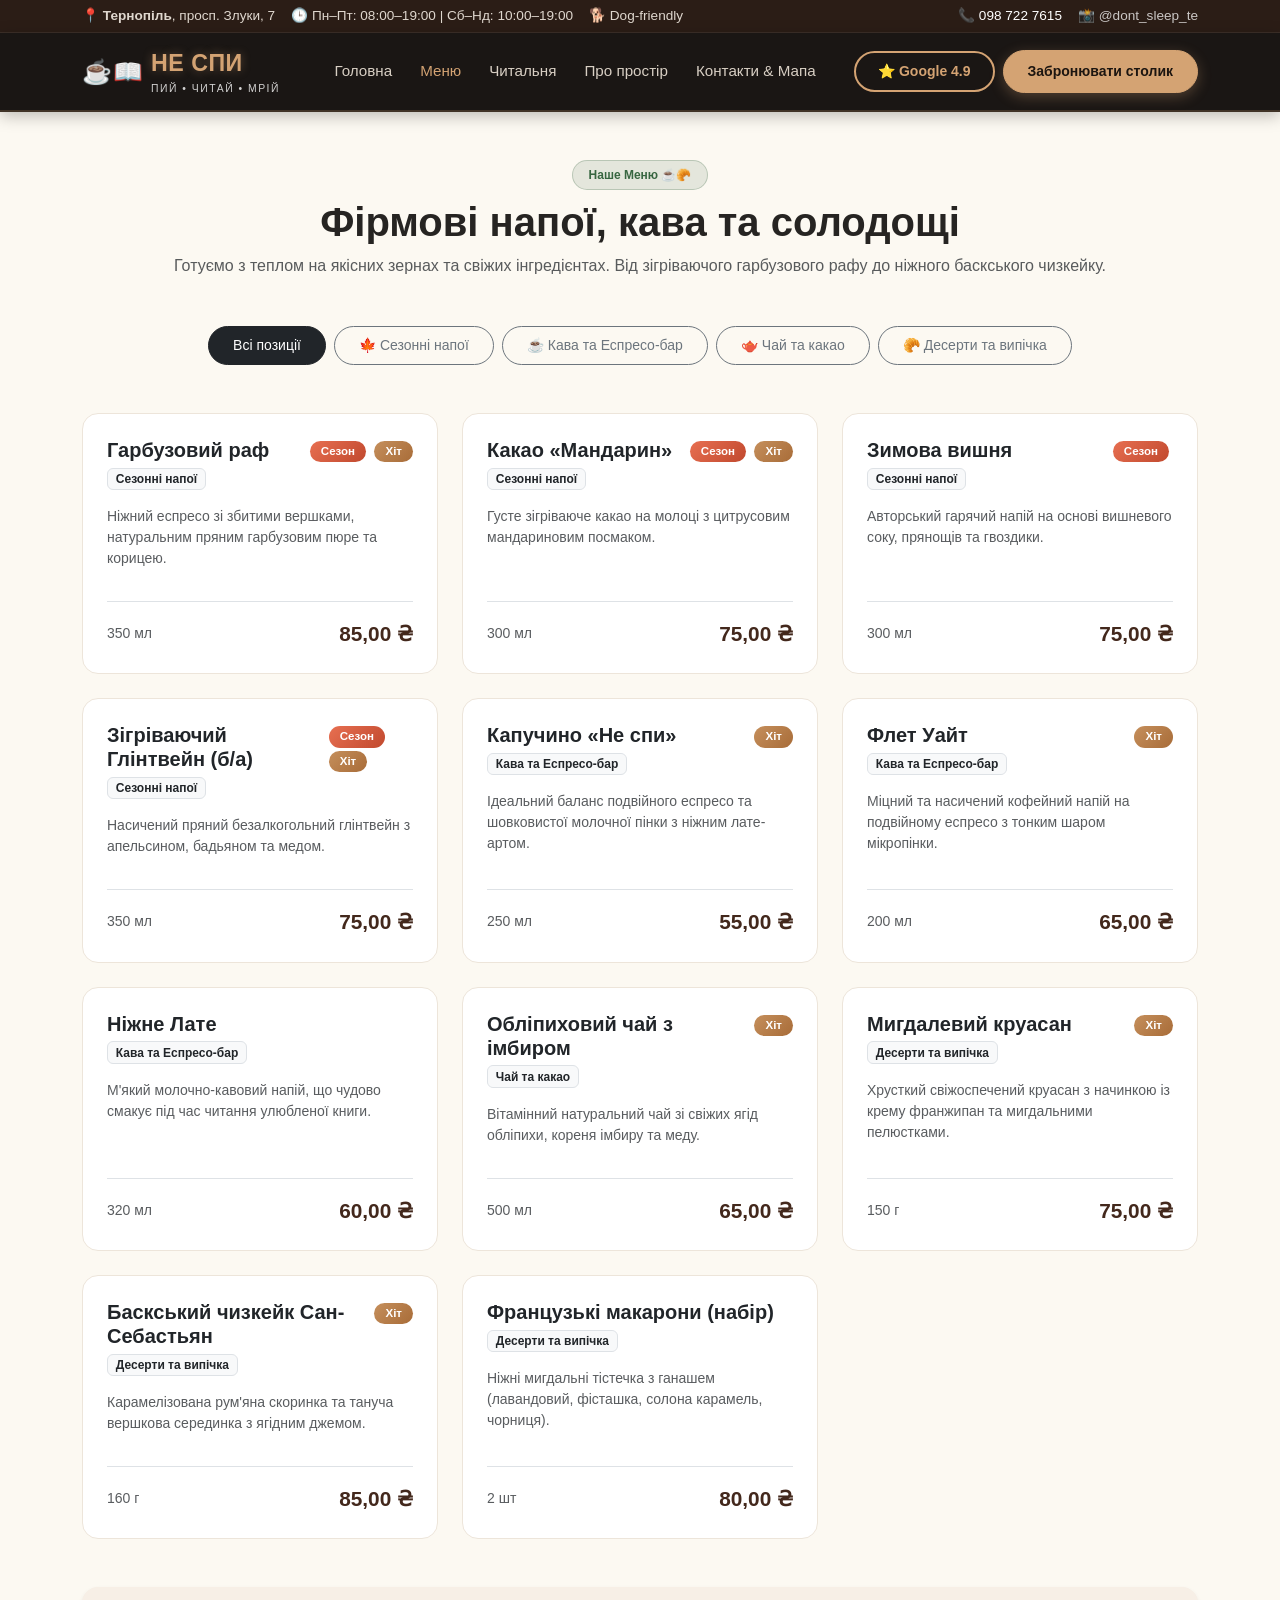
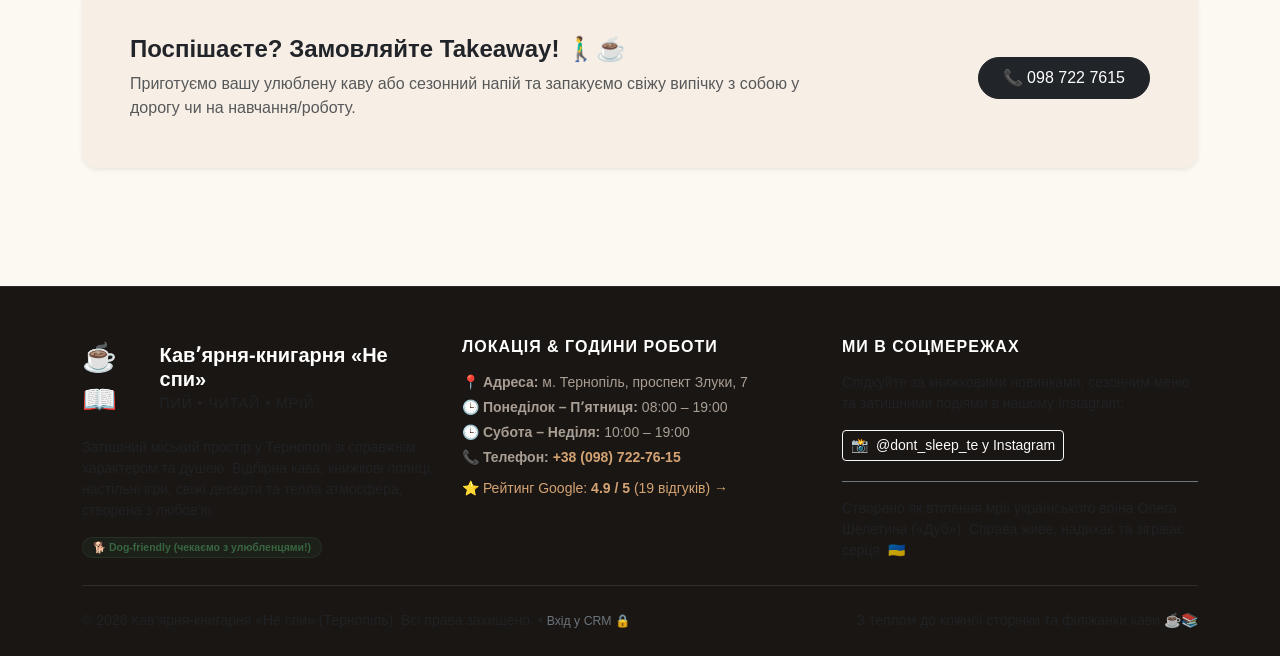
<file: menu.html>
<!DOCTYPE html>
<html lang="ru">
<head>
  <meta charset="UTF-8">
  <meta name="viewport" content="width=device-width, initial-scale=1.0">
  <title>Меню напоїв та десертів — Кавʼярня «Не спи»</title>
  
  <!-- Bootstrap 5 CSS -->
  <link href="https://cdn.jsdelivr.net/npm/bootstrap@5.3.3/dist/css/bootstrap.min.css" rel="stylesheet">
  
  <!-- Custom Project Styles -->
  <link rel="stylesheet" href="./assets/css/style.css">
  
  
</head>
<body>

  <!-- Navigation -->
  <!-- Top Notice Info Bar -->
<div class="top-notice-bar d-none d-md-block">
  <div class="container d-flex justify-content-between align-items-center">
    <div class="d-flex align-items-center gap-3">
      <span>📍 <strong>Тернопіль</strong>, просп. Злуки, 7</span>
      <span>🕒 Пн–Пт: 08:00–19:00 | Сб–Нд: 10:00–19:00</span>
      <span>🐕 Dog-friendly</span>
    </div>
    <div class="d-flex align-items-center gap-3">
      <a href="tel:+380987227615" class="text-white text-decoration-none">📞 098 722 7615</a>
      <a href="https://www.instagram.com/dont_sleep_te/" target="_blank" rel="noopener" class="text-white text-decoration-none opacity-75 hover-opacity-100">
        📸 @dont_sleep_te
      </a>
    </div>
  </div>
</div>

<!-- Main Navigation -->
<nav class="navbar navbar-expand-lg navbar-dark navbar-custom sticky-top">
  <div class="container">
    <a class="navbar-brand d-flex align-items-center gap-2" href="./index.html">
      <span class="fs-4">☕📖</span>
      <div>
        <span class="neon-text">НЕ СПИ</span>
        <div style="font-size: 0.65rem; font-weight: 500; letter-spacing: 1.5px; opacity: 0.8; text-transform: uppercase;">
          пий • читай • мрій
        </div>
      </div>
    </a>
    <button class="navbar-toggler" type="button" data-bs-toggle="collapse" data-bs-target="#navbarContent" aria-controls="navbarContent" aria-expanded="false" aria-label="Перемикач навігації">
      <span class="navbar-toggler-icon"></span>
    </button>
    <div class="collapse navbar-collapse" id="navbarContent">
      <ul class="navbar-nav mx-auto mb-2 mb-lg-0">
        <li class="nav-item">
          <a class="nav-link " href="./index.html">Головна</a>
        </li>
        <li class="nav-item">
          <a class="nav-link active" href="./menu.html">Меню</a>
        </li>
        <li class="nav-item">
          <a class="nav-link " href="./books.html">Читальня</a>
        </li>
        <li class="nav-item">
          <a class="nav-link " href="./about.html">Про простір</a>
        </li>
        <li class="nav-item">
          <a class="nav-link " href="./contact.html">Контакти & Мапа</a>
        </li>
      </ul>
      <div class="d-flex align-items-center gap-2">
        <a href="https://share.google/36gUkgX45i0AzfQJK" target="_blank" rel="noopener" class="btn btn-outline-custom btn-sm d-none d-xl-inline">
          ⭐ Google 4.9
        </a>
        <a href="./reservation.html" class="btn btn-primary-custom btn-sm">
          Забронювати столик
        </a>
      </div>
    </div>
  </div>
</nav>


  <!-- Messages / Notifications -->
  

  <!-- Main Content -->
  <main>
    
<div class="container py-5">
  <div class="text-center mb-5">
    <span class="badge badge-moss px-3 py-2 mb-2">Наше Меню ☕🥐</span>
    <h1 class="fw-bold">Фірмові напої, кава та солодощі</h1>
    <p class="text-muted max-w-600 mx-auto">
      Готуємо з теплом на якісних зернах та свіжих інгредієнтах. Від зігріваючого гарбузового рафу до ніжного баскського чизкейку.
    </p>
  </div>

  <!-- Category Filter Pills -->
  
    <div class="d-flex justify-content-center flex-wrap gap-2 mb-5">
      <a href="./menu.html" class="btn btn-sm btn-dark rounded-pill px-4 py-2">
        Всі позиції
      </a>
      
        <a href="/menu/?category=seasonal"
           class="btn btn-sm btn-outline-secondary rounded-pill px-4 py-2 d-inline-flex align-items-center gap-1">
          <span>🍁</span> Сезонні напої
        </a>
      
        <a href="/menu/?category=coffee"
           class="btn btn-sm btn-outline-secondary rounded-pill px-4 py-2 d-inline-flex align-items-center gap-1">
          <span>☕</span> Кава та Еспресо-бар
        </a>
      
        <a href="/menu/?category=tea"
           class="btn btn-sm btn-outline-secondary rounded-pill px-4 py-2 d-inline-flex align-items-center gap-1">
          <span>🫖</span> Чай та какао
        </a>
      
        <a href="/menu/?category=desserts"
           class="btn btn-sm btn-outline-secondary rounded-pill px-4 py-2 d-inline-flex align-items-center gap-1">
          <span>🥐</span> Десерти та випічка
        </a>
      
    </div>
  

  <!-- Active category description if selected -->
  

  <!-- Menu Grid -->
  
    <div class="row g-4">
      
        <div class="col-lg-4 col-md-6">
          <div class="card card-custom">
            <div class="card-body p-4 d-flex flex-column">
              <div class="d-flex justify-content-between align-items-start mb-2">
                <div>
                  <h5 class="card-title fw-bold mb-1">Гарбузовий раф</h5>
                  <span class="badge bg-light text-dark border small">Сезонні напої</span>
                </div>
                <div>
                  
                    <span class="badge badge-seasonal me-1">Сезон</span>
                  
                  
                    <span class="badge badge-popular">Хіт</span>
                  
                </div>
              </div>
              
              <p class="card-text text-muted small flex-grow-1 mt-2">
                Ніжний еспресо зі збитими вершками, натуральним пряним гарбузовим пюре та корицею.
              </p>
              
              <div class="d-flex justify-content-between align-items-center mt-3 pt-3 border-top">
                <span class="text-muted small">350 мл</span>
                <span class="price-tag">85,00 ₴</span>
              </div>
            </div>
          </div>
        </div>
      
        <div class="col-lg-4 col-md-6">
          <div class="card card-custom">
            <div class="card-body p-4 d-flex flex-column">
              <div class="d-flex justify-content-between align-items-start mb-2">
                <div>
                  <h5 class="card-title fw-bold mb-1">Какао «Мандарин»</h5>
                  <span class="badge bg-light text-dark border small">Сезонні напої</span>
                </div>
                <div>
                  
                    <span class="badge badge-seasonal me-1">Сезон</span>
                  
                  
                    <span class="badge badge-popular">Хіт</span>
                  
                </div>
              </div>
              
              <p class="card-text text-muted small flex-grow-1 mt-2">
                Густе зігріваюче какао на молоці з цитрусовим мандариновим посмаком.
              </p>
              
              <div class="d-flex justify-content-between align-items-center mt-3 pt-3 border-top">
                <span class="text-muted small">300 мл</span>
                <span class="price-tag">75,00 ₴</span>
              </div>
            </div>
          </div>
        </div>
      
        <div class="col-lg-4 col-md-6">
          <div class="card card-custom">
            <div class="card-body p-4 d-flex flex-column">
              <div class="d-flex justify-content-between align-items-start mb-2">
                <div>
                  <h5 class="card-title fw-bold mb-1">Зимова вишня</h5>
                  <span class="badge bg-light text-dark border small">Сезонні напої</span>
                </div>
                <div>
                  
                    <span class="badge badge-seasonal me-1">Сезон</span>
                  
                  
                </div>
              </div>
              
              <p class="card-text text-muted small flex-grow-1 mt-2">
                Авторський гарячий напій на основі вишневого соку, прянощів та гвоздики.
              </p>
              
              <div class="d-flex justify-content-between align-items-center mt-3 pt-3 border-top">
                <span class="text-muted small">300 мл</span>
                <span class="price-tag">75,00 ₴</span>
              </div>
            </div>
          </div>
        </div>
      
        <div class="col-lg-4 col-md-6">
          <div class="card card-custom">
            <div class="card-body p-4 d-flex flex-column">
              <div class="d-flex justify-content-between align-items-start mb-2">
                <div>
                  <h5 class="card-title fw-bold mb-1">Зігріваючий Глінтвейн (б/а)</h5>
                  <span class="badge bg-light text-dark border small">Сезонні напої</span>
                </div>
                <div>
                  
                    <span class="badge badge-seasonal me-1">Сезон</span>
                  
                  
                    <span class="badge badge-popular">Хіт</span>
                  
                </div>
              </div>
              
              <p class="card-text text-muted small flex-grow-1 mt-2">
                Насичений пряний безалкогольний глінтвейн з апельсином, бадьяном та медом.
              </p>
              
              <div class="d-flex justify-content-between align-items-center mt-3 pt-3 border-top">
                <span class="text-muted small">350 мл</span>
                <span class="price-tag">75,00 ₴</span>
              </div>
            </div>
          </div>
        </div>
      
        <div class="col-lg-4 col-md-6">
          <div class="card card-custom">
            <div class="card-body p-4 d-flex flex-column">
              <div class="d-flex justify-content-between align-items-start mb-2">
                <div>
                  <h5 class="card-title fw-bold mb-1">Капучино «Не спи»</h5>
                  <span class="badge bg-light text-dark border small">Кава та Еспресо-бар</span>
                </div>
                <div>
                  
                  
                    <span class="badge badge-popular">Хіт</span>
                  
                </div>
              </div>
              
              <p class="card-text text-muted small flex-grow-1 mt-2">
                Ідеальний баланс подвійного еспресо та шовковистої молочної пінки з ніжним лате-артом.
              </p>
              
              <div class="d-flex justify-content-between align-items-center mt-3 pt-3 border-top">
                <span class="text-muted small">250 мл</span>
                <span class="price-tag">55,00 ₴</span>
              </div>
            </div>
          </div>
        </div>
      
        <div class="col-lg-4 col-md-6">
          <div class="card card-custom">
            <div class="card-body p-4 d-flex flex-column">
              <div class="d-flex justify-content-between align-items-start mb-2">
                <div>
                  <h5 class="card-title fw-bold mb-1">Флет Уайт</h5>
                  <span class="badge bg-light text-dark border small">Кава та Еспресо-бар</span>
                </div>
                <div>
                  
                  
                    <span class="badge badge-popular">Хіт</span>
                  
                </div>
              </div>
              
              <p class="card-text text-muted small flex-grow-1 mt-2">
                Міцний та насичений кофейний напій на подвійному еспресо з тонким шаром мікропінки.
              </p>
              
              <div class="d-flex justify-content-between align-items-center mt-3 pt-3 border-top">
                <span class="text-muted small">200 мл</span>
                <span class="price-tag">65,00 ₴</span>
              </div>
            </div>
          </div>
        </div>
      
        <div class="col-lg-4 col-md-6">
          <div class="card card-custom">
            <div class="card-body p-4 d-flex flex-column">
              <div class="d-flex justify-content-between align-items-start mb-2">
                <div>
                  <h5 class="card-title fw-bold mb-1">Ніжне Лате</h5>
                  <span class="badge bg-light text-dark border small">Кава та Еспресо-бар</span>
                </div>
                <div>
                  
                  
                </div>
              </div>
              
              <p class="card-text text-muted small flex-grow-1 mt-2">
                М&#x27;який молочно-кавовий напій, що чудово смакує під час читання улюбленої книги.
              </p>
              
              <div class="d-flex justify-content-between align-items-center mt-3 pt-3 border-top">
                <span class="text-muted small">320 мл</span>
                <span class="price-tag">60,00 ₴</span>
              </div>
            </div>
          </div>
        </div>
      
        <div class="col-lg-4 col-md-6">
          <div class="card card-custom">
            <div class="card-body p-4 d-flex flex-column">
              <div class="d-flex justify-content-between align-items-start mb-2">
                <div>
                  <h5 class="card-title fw-bold mb-1">Обліпиховий чай з імбиром</h5>
                  <span class="badge bg-light text-dark border small">Чай та какао</span>
                </div>
                <div>
                  
                  
                    <span class="badge badge-popular">Хіт</span>
                  
                </div>
              </div>
              
              <p class="card-text text-muted small flex-grow-1 mt-2">
                Вітамінний натуральний чай зі свіжих ягід обліпихи, кореня імбиру та меду.
              </p>
              
              <div class="d-flex justify-content-between align-items-center mt-3 pt-3 border-top">
                <span class="text-muted small">500 мл</span>
                <span class="price-tag">65,00 ₴</span>
              </div>
            </div>
          </div>
        </div>
      
        <div class="col-lg-4 col-md-6">
          <div class="card card-custom">
            <div class="card-body p-4 d-flex flex-column">
              <div class="d-flex justify-content-between align-items-start mb-2">
                <div>
                  <h5 class="card-title fw-bold mb-1">Мигдалевий круасан</h5>
                  <span class="badge bg-light text-dark border small">Десерти та випічка</span>
                </div>
                <div>
                  
                  
                    <span class="badge badge-popular">Хіт</span>
                  
                </div>
              </div>
              
              <p class="card-text text-muted small flex-grow-1 mt-2">
                Хрусткий свіжоспечений круасан з начинкою із крему франжипан та мигдальними пелюстками.
              </p>
              
              <div class="d-flex justify-content-between align-items-center mt-3 pt-3 border-top">
                <span class="text-muted small">150 г</span>
                <span class="price-tag">75,00 ₴</span>
              </div>
            </div>
          </div>
        </div>
      
        <div class="col-lg-4 col-md-6">
          <div class="card card-custom">
            <div class="card-body p-4 d-flex flex-column">
              <div class="d-flex justify-content-between align-items-start mb-2">
                <div>
                  <h5 class="card-title fw-bold mb-1">Баскський чизкейк Сан-Себастьян</h5>
                  <span class="badge bg-light text-dark border small">Десерти та випічка</span>
                </div>
                <div>
                  
                  
                    <span class="badge badge-popular">Хіт</span>
                  
                </div>
              </div>
              
              <p class="card-text text-muted small flex-grow-1 mt-2">
                Карамелізована рум&#x27;яна скоринка та тануча вершкова серединка з ягідним джемом.
              </p>
              
              <div class="d-flex justify-content-between align-items-center mt-3 pt-3 border-top">
                <span class="text-muted small">160 г</span>
                <span class="price-tag">85,00 ₴</span>
              </div>
            </div>
          </div>
        </div>
      
        <div class="col-lg-4 col-md-6">
          <div class="card card-custom">
            <div class="card-body p-4 d-flex flex-column">
              <div class="d-flex justify-content-between align-items-start mb-2">
                <div>
                  <h5 class="card-title fw-bold mb-1">Французькі макарони (набір)</h5>
                  <span class="badge bg-light text-dark border small">Десерти та випічка</span>
                </div>
                <div>
                  
                  
                </div>
              </div>
              
              <p class="card-text text-muted small flex-grow-1 mt-2">
                Ніжні мигдальні тістечка з ганашем (лавандовий, фісташка, солона карамель, чорниця).
              </p>
              
              <div class="d-flex justify-content-between align-items-center mt-3 pt-3 border-top">
                <span class="text-muted small">2 шт</span>
                <span class="price-tag">80,00 ₴</span>
              </div>
            </div>
          </div>
        </div>
      
    </div>
  

  <!-- Takeaway Banner -->
  <div class="card border-0 shadow-sm rounded-4 p-4 p-md-5 mt-5" style="background-color: #f7efe6;">
    <div class="row align-items-center">
      <div class="col-md-8">
        <h4 class="fw-bold mb-2">Поспішаєте? Замовляйте Takeaway! 🚶‍♂️☕</h4>
        <p class="text-muted mb-0">
          Приготуємо вашу улюблену каву або сезонний напій та запакуємо свіжу випічку з собою у дорогу чи на навчання/роботу.
        </p>
      </div>
      <div class="col-md-4 text-md-end mt-3 mt-md-0">
        <a href="tel:+380987227615" class="btn btn-dark rounded-pill px-4 py-2">
          📞 098 722 7615
        </a>
      </div>
    </div>
  </div>
</div>

  </main>

  <!-- Footer -->
  <footer>
  <div class="container">
    <div class="row g-4">
      <div class="col-lg-4 col-md-6">
        <div class="d-flex align-items-center gap-2 mb-3">
          <span class="fs-3">☕📖</span>
          <div>
            <h5 class="text-white fw-bold mb-0">Кавʼярня-книгарня «Не спи»</h5>
            <small class="text-muted text-uppercase" style="letter-spacing: 1px;">пий • читай • мрій</small>
          </div>
        </div>
        <p class="small text-muted mb-3">
          Затишний міський простір у Тернополі зі справжнім характером та душею. Відбірна кава, книжкові полиці, настільні ігри, свіжі десерти та тепла атмосфера, створена з любов’ю.
        </p>
        <div class="d-flex align-items-center gap-2 small">
          <span class="badge badge-moss">🐕 Dog-friendly (чекаємо з улюбленцями!)</span>
        </div>
      </div>

      <div class="col-lg-4 col-md-6">
        <h6 class="text-white fw-bold text-uppercase mb-3" style="letter-spacing: 1px;">Локація & Години роботи</h6>
        <p class="small mb-1">
          <strong>📍 Адреса:</strong> м. Тернопіль, проспект Злуки, 7
        </p>
        <p class="small mb-1">
          <strong>🕒 Понеділок – Пʼятниця:</strong> 08:00 – 19:00
        </p>
        <p class="small mb-1">
          <strong>🕒 Субота – Неділя:</strong> 10:00 – 19:00
        </p>
        <p class="small mb-1">
          <strong>📞 Телефон:</strong> <a href="tel:+380987227615" class="fw-bold">+38 (098) 722-76-15</a>
        </p>
        <div class="mt-2">
          <a href="https://share.google/36gUkgX45i0AzfQJK" target="_blank" rel="noopener" class="small text-decoration-none">
            ⭐ Рейтинг Google: <strong>4.9 / 5</strong> (19 відгуків) &rarr;
          </a>
        </div>
      </div>

      <div class="col-lg-4 col-md-12">
        <h6 class="text-white fw-bold text-uppercase mb-3" style="letter-spacing: 1px;">Ми в соцмережах</h6>
        <p class="small text-muted mb-3">
          Слідкуйте за книжковими новинками, сезонним меню та затишними подіями в нашому Instagram:
        </p>
        <a href="https://www.instagram.com/dont_sleep_te/" target="_blank" rel="noopener" class="btn btn-outline-light btn-sm d-inline-flex align-items-center gap-2 mb-3">
          <span>📸</span> @dont_sleep_te у Instagram
        </a>
        <div class="border-top border-secondary pt-3 mt-1">
          <p class="small text-muted mb-0">
            Створено як втілення мрії українського воїна Олега Шелетина («Дуб»). Справа живе, надихає та зігріває серця. 🇺🇦
          </p>
        </div>
      </div>
    </div>

    <hr class="border-secondary my-4">
    <div class="d-flex flex-column flex-sm-row justify-content-between align-items-center small text-muted">
      <span>&copy; 2026 Кавʼярня-книгарня «Не спи» (Тернопіль). Всі права захищено. &bull; <a href="./crm.html" class="text-secondary text-decoration-none small">Вхід у CRM 🔒</a></span>
      <span>З теплом до кожної сторінки та філіжанки кави ☕📚</span>
    </div>
  </div>
</footer>


  <!-- Bootstrap 5 JS Bundle -->
  <script src="https://cdn.jsdelivr.net/npm/bootstrap@5.3.3/dist/js/bootstrap.bundle.min.js"></script>
  
  <!-- Custom JS -->
  <script src="./assets/js/main.js"></script>
  
  
</body>
</html>
</file>
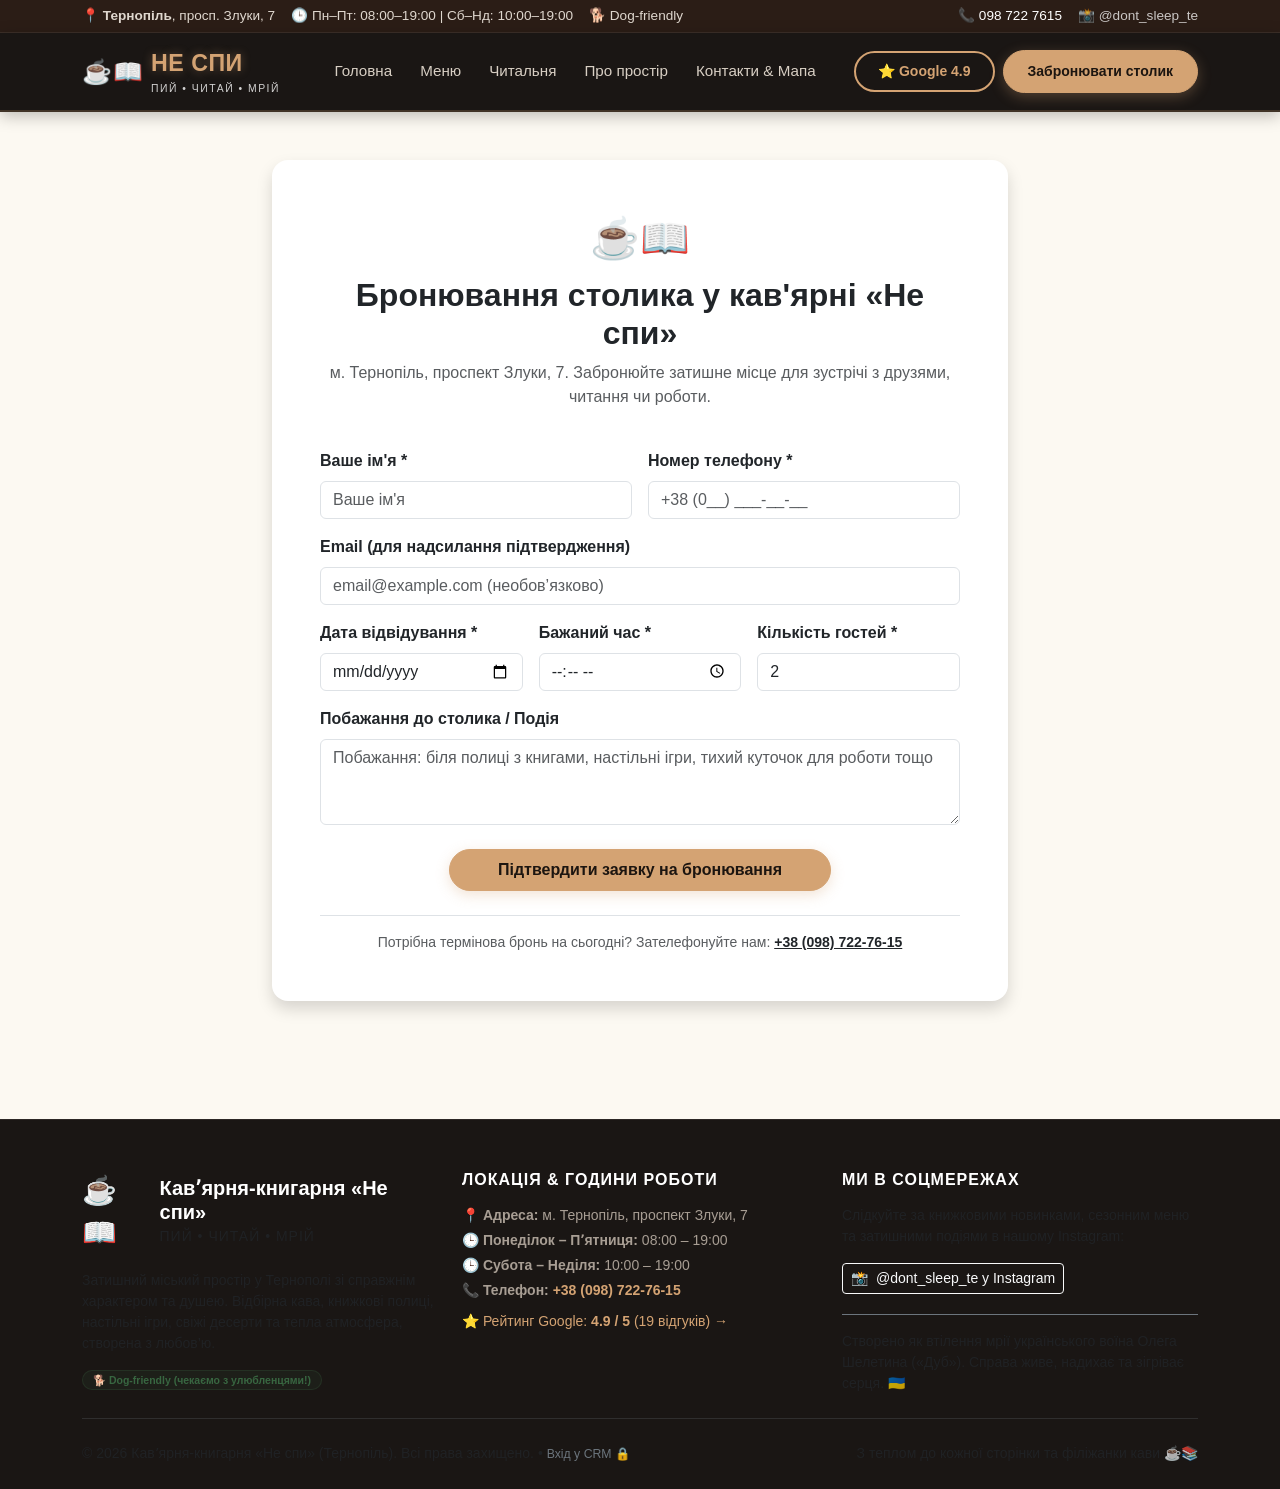
<file: reservation.html>
<!DOCTYPE html>
<html lang="ru">
<head>
  <meta charset="UTF-8">
  <meta name="viewport" content="width=device-width, initial-scale=1.0">
  <title>Забронювати столик — Кавʼярня «Не спи» у Тернополі</title>
  
  <!-- Bootstrap 5 CSS -->
  <link href="https://cdn.jsdelivr.net/npm/bootstrap@5.3.3/dist/css/bootstrap.min.css" rel="stylesheet">
  
  <!-- Custom Project Styles -->
  <link rel="stylesheet" href="./assets/css/style.css">
  
  
</head>
<body>

  <!-- Navigation -->
  <!-- Top Notice Info Bar -->
<div class="top-notice-bar d-none d-md-block">
  <div class="container d-flex justify-content-between align-items-center">
    <div class="d-flex align-items-center gap-3">
      <span>📍 <strong>Тернопіль</strong>, просп. Злуки, 7</span>
      <span>🕒 Пн–Пт: 08:00–19:00 | Сб–Нд: 10:00–19:00</span>
      <span>🐕 Dog-friendly</span>
    </div>
    <div class="d-flex align-items-center gap-3">
      <a href="tel:+380987227615" class="text-white text-decoration-none">📞 098 722 7615</a>
      <a href="https://www.instagram.com/dont_sleep_te/" target="_blank" rel="noopener" class="text-white text-decoration-none opacity-75 hover-opacity-100">
        📸 @dont_sleep_te
      </a>
    </div>
  </div>
</div>

<!-- Main Navigation -->
<nav class="navbar navbar-expand-lg navbar-dark navbar-custom sticky-top">
  <div class="container">
    <a class="navbar-brand d-flex align-items-center gap-2" href="./index.html">
      <span class="fs-4">☕📖</span>
      <div>
        <span class="neon-text">НЕ СПИ</span>
        <div style="font-size: 0.65rem; font-weight: 500; letter-spacing: 1.5px; opacity: 0.8; text-transform: uppercase;">
          пий • читай • мрій
        </div>
      </div>
    </a>
    <button class="navbar-toggler" type="button" data-bs-toggle="collapse" data-bs-target="#navbarContent" aria-controls="navbarContent" aria-expanded="false" aria-label="Перемикач навігації">
      <span class="navbar-toggler-icon"></span>
    </button>
    <div class="collapse navbar-collapse" id="navbarContent">
      <ul class="navbar-nav mx-auto mb-2 mb-lg-0">
        <li class="nav-item">
          <a class="nav-link " href="./index.html">Головна</a>
        </li>
        <li class="nav-item">
          <a class="nav-link " href="./menu.html">Меню</a>
        </li>
        <li class="nav-item">
          <a class="nav-link " href="./books.html">Читальня</a>
        </li>
        <li class="nav-item">
          <a class="nav-link " href="./about.html">Про простір</a>
        </li>
        <li class="nav-item">
          <a class="nav-link " href="./contact.html">Контакти & Мапа</a>
        </li>
      </ul>
      <div class="d-flex align-items-center gap-2">
        <a href="https://share.google/36gUkgX45i0AzfQJK" target="_blank" rel="noopener" class="btn btn-outline-custom btn-sm d-none d-xl-inline">
          ⭐ Google 4.9
        </a>
        <a href="./reservation.html" class="btn btn-primary-custom btn-sm">
          Забронювати столик
        </a>
      </div>
    </div>
  </div>
</nav>


  <!-- Messages / Notifications -->
  

  <!-- Main Content -->
  <main>
    
<div class="container py-5">
  <div class="row justify-content-center">
    <div class="col-lg-8">
      <div class="card border-0 shadow p-4 p-md-5 rounded-4 bg-white border">
        <div class="text-center mb-4">
          <span class="fs-1">☕📖</span>
          <h2 class="fw-bold mt-2">Бронювання столика у кав'ярні «Не спи»</h2>
          <p class="text-muted">
            м. Тернопіль, проспект Злуки, 7. Забронюйте затишне місце для зустрічі з друзями, читання чи роботи.
          </p>
        </div>

        <form method="post" action="#" id="reserveForm">
          <input type="hidden" name="csrfmiddlewaretoken" value="fq0E9suF4TuKwxJh2hZ54AErGbRNo7WaDJyLHXBCoTvxgirM96eHEktEt5LIniMH">
          <div class="row g-3">
            <div class="col-md-6">
              <label class="form-label fw-semibold">Ваше ім'я *</label>
              <input type="text" name="customer_name" class="form-control" placeholder="Ваше ім&#x27;я" maxlength="100" required id="id_customer_name">
            </div>
            <div class="col-md-6">
              <label class="form-label fw-semibold">Номер телефону *</label>
              <input type="text" name="phone" class="form-control" placeholder="+38 (0__) ___-__-__" maxlength="25" required id="id_phone">
            </div>
            <div class="col-md-12">
              <label class="form-label fw-semibold">Email (для надсилання підтвердження)</label>
              <input type="email" name="email" class="form-control" placeholder="email@example.com (необов’язково)" maxlength="254" id="id_email">
            </div>
            <div class="col-md-4">
              <label class="form-label fw-semibold">Дата відвідування *</label>
              <input type="date" name="date" class="form-control" required id="id_date">
            </div>
            <div class="col-md-4">
              <label class="form-label fw-semibold">Бажаний час *</label>
              <input type="time" name="time" class="form-control" required id="id_time">
            </div>
            <div class="col-md-4">
              <label class="form-label fw-semibold">Кількість гостей *</label>
              <input type="number" name="guests_count" value="2" class="form-control" min="0" max="20" value="2" required id="id_guests_count">
            </div>
            <div class="col-12">
              <label class="form-label fw-semibold">Побажання до столика / Подія</label>
              <textarea name="special_requests" cols="40" rows="3" class="form-control" placeholder="Побажання: біля полиці з книгами, настільні ігри, тихий куточок для роботи тощо" id="id_special_requests">
</textarea>
            </div>
            <div class="col-12 text-center mt-4">
              <button type="submit" class="btn btn-primary-custom px-5 py-2 fs-6">
                Підтвердити заявку на бронювання
              </button>
            </div>
          </div>
        </form>

        <div class="mt-4 pt-3 border-top text-center text-muted small">
          Потрібна термінова бронь на сьогодні? Зателефонуйте нам: <a href="tel:+380987227615" class="fw-bold text-dark">+38 (098) 722-76-15</a>
        </div>
      </div>
    </div>
  </div>
</div>

  </main>

  <!-- Footer -->
  <footer>
  <div class="container">
    <div class="row g-4">
      <div class="col-lg-4 col-md-6">
        <div class="d-flex align-items-center gap-2 mb-3">
          <span class="fs-3">☕📖</span>
          <div>
            <h5 class="text-white fw-bold mb-0">Кавʼярня-книгарня «Не спи»</h5>
            <small class="text-muted text-uppercase" style="letter-spacing: 1px;">пий • читай • мрій</small>
          </div>
        </div>
        <p class="small text-muted mb-3">
          Затишний міський простір у Тернополі зі справжнім характером та душею. Відбірна кава, книжкові полиці, настільні ігри, свіжі десерти та тепла атмосфера, створена з любов’ю.
        </p>
        <div class="d-flex align-items-center gap-2 small">
          <span class="badge badge-moss">🐕 Dog-friendly (чекаємо з улюбленцями!)</span>
        </div>
      </div>

      <div class="col-lg-4 col-md-6">
        <h6 class="text-white fw-bold text-uppercase mb-3" style="letter-spacing: 1px;">Локація & Години роботи</h6>
        <p class="small mb-1">
          <strong>📍 Адреса:</strong> м. Тернопіль, проспект Злуки, 7
        </p>
        <p class="small mb-1">
          <strong>🕒 Понеділок – Пʼятниця:</strong> 08:00 – 19:00
        </p>
        <p class="small mb-1">
          <strong>🕒 Субота – Неділя:</strong> 10:00 – 19:00
        </p>
        <p class="small mb-1">
          <strong>📞 Телефон:</strong> <a href="tel:+380987227615" class="fw-bold">+38 (098) 722-76-15</a>
        </p>
        <div class="mt-2">
          <a href="https://share.google/36gUkgX45i0AzfQJK" target="_blank" rel="noopener" class="small text-decoration-none">
            ⭐ Рейтинг Google: <strong>4.9 / 5</strong> (19 відгуків) &rarr;
          </a>
        </div>
      </div>

      <div class="col-lg-4 col-md-12">
        <h6 class="text-white fw-bold text-uppercase mb-3" style="letter-spacing: 1px;">Ми в соцмережах</h6>
        <p class="small text-muted mb-3">
          Слідкуйте за книжковими новинками, сезонним меню та затишними подіями в нашому Instagram:
        </p>
        <a href="https://www.instagram.com/dont_sleep_te/" target="_blank" rel="noopener" class="btn btn-outline-light btn-sm d-inline-flex align-items-center gap-2 mb-3">
          <span>📸</span> @dont_sleep_te у Instagram
        </a>
        <div class="border-top border-secondary pt-3 mt-1">
          <p class="small text-muted mb-0">
            Створено як втілення мрії українського воїна Олега Шелетина («Дуб»). Справа живе, надихає та зігріває серця. 🇺🇦
          </p>
        </div>
      </div>
    </div>

    <hr class="border-secondary my-4">
    <div class="d-flex flex-column flex-sm-row justify-content-between align-items-center small text-muted">
      <span>&copy; 2026 Кавʼярня-книгарня «Не спи» (Тернопіль). Всі права захищено. &bull; <a href="./crm.html" class="text-secondary text-decoration-none small">Вхід у CRM 🔒</a></span>
      <span>З теплом до кожної сторінки та філіжанки кави ☕📚</span>
    </div>
  </div>
</footer>


  <!-- Bootstrap 5 JS Bundle -->
  <script src="https://cdn.jsdelivr.net/npm/bootstrap@5.3.3/dist/js/bootstrap.bundle.min.js"></script>
  
  <!-- Custom JS -->
  <script src="./assets/js/main.js"></script>
  
  
</body>
</html>
</file>
<file: assets/css/style.css>
:root {
  --primary-coffee: #43281c;
  --secondary-coffee: #7f4f24;
  --warm-accent: #b07d62;
  --gold-accent: #d4a373;
  --moss-green: #386641;
  --moss-light: #6a994e;
  --dark-bg: #1a1614;
  --cream-bg: #fcf9f2;
  --card-bg: #ffffff;
  --text-primary: #262422;
  --text-muted: #6e6761;
  --border-subtle: #ede5da;
}

body {
  font-family: -apple-system, BlinkMacSystemFont, "Segoe UI", Roboto, "Helvetica Neue", Arial, sans-serif;
  background-color: var(--cream-bg);
  color: var(--text-primary);
  min-height: 100vh;
  display: flex;
  flex-direction: column;
}

main {
  flex: 1;
}

/* Navbar */
.navbar-custom {
  background-color: var(--dark-bg);
  box-shadow: 0 4px 15px rgba(0, 0, 0, 0.25);
  border-bottom: 2px solid rgba(212, 163, 115, 0.2);
}

.navbar-brand {
  font-weight: 800;
  font-size: 1.45rem;
  letter-spacing: 0.5px;
  color: #fff !important;
}

.navbar-brand .neon-text {
  color: var(--gold-accent);
  text-shadow: 0 0 10px rgba(212, 163, 115, 0.4);
}

.nav-link {
  color: #d8cfc4 !important;
  font-weight: 500;
  font-size: 0.95rem;
  padding: 8px 14px !important;
  transition: all 0.2s ease;
}

.nav-link:hover, .nav-link.active {
  color: var(--gold-accent) !important;
}

/* Slogan ticker / top bar */
.top-notice-bar {
  background-color: #2b1d16;
  color: #dfd7ce;
  font-size: 0.85rem;
  padding: 6px 0;
  border-bottom: 1px solid rgba(255, 255, 255, 0.08);
}

/* Hero Section */
.hero-section {
  position: relative;
  background: linear-gradient(135deg, rgba(26, 22, 20, 0.88), rgba(43, 29, 22, 0.92)),
              radial-gradient(circle at 70% 30%, rgba(56, 102, 65, 0.35) 0%, transparent 60%),
              radial-gradient(circle at 20% 80%, rgba(127, 79, 36, 0.4) 0%, transparent 70%);
  background-color: #171311;
  color: #fff;
  padding: 95px 0 85px;
  text-align: center;
  overflow: hidden;
}

.hero-tagline {
  display: inline-block;
  background: rgba(212, 163, 115, 0.15);
  border: 1px solid rgba(212, 163, 115, 0.35);
  color: var(--gold-accent);
  font-size: 0.85rem;
  font-weight: 600;
  text-transform: uppercase;
  letter-spacing: 2px;
  padding: 6px 18px;
  border-radius: 30px;
  margin-bottom: 22px;
}

.hero-title {
  font-size: 3.4rem;
  font-weight: 900;
  letter-spacing: -0.5px;
  margin-bottom: 18px;
  line-height: 1.15;
}

.hero-subtitle {
  font-size: 1.25rem;
  color: #e3dad0;
  max-width: 680px;
  margin: 0 auto 32px;
  line-height: 1.6;
}

/* Buttons */
.btn-primary-custom {
  background-color: var(--gold-accent);
  border-color: var(--gold-accent);
  color: #1c1510;
  font-weight: 600;
  padding: 10px 24px;
  border-radius: 30px;
  box-shadow: 0 4px 14px rgba(212, 163, 115, 0.3);
  transition: all 0.25s ease;
}

.btn-primary-custom:hover {
  background-color: #c58f5c;
  border-color: #c58f5c;
  color: #150f0b;
  transform: translateY(-2px);
  box-shadow: 0 6px 18px rgba(212, 163, 115, 0.4);
}

.btn-outline-custom {
  border: 2px solid var(--gold-accent);
  color: var(--gold-accent);
  font-weight: 600;
  padding: 8px 22px;
  border-radius: 30px;
  transition: all 0.25s ease;
}

.btn-outline-custom:hover {
  background-color: var(--gold-accent);
  color: #1c1510;
  transform: translateY(-2px);
}

/* Cards */
.card-custom {
  background: var(--card-bg);
  border: 1px solid var(--border-subtle);
  border-radius: 16px;
  overflow: hidden;
  transition: transform 0.25s ease, box-shadow 0.25s ease;
  height: 100%;
}

.card-custom:hover {
  transform: translateY(-4px);
  box-shadow: 0 12px 30px rgba(67, 40, 28, 0.08);
}

.price-tag {
  font-weight: 800;
  font-size: 1.3rem;
  color: var(--primary-coffee);
}

/* Badges */
.badge-popular {
  background: linear-gradient(135deg, #c58f5c, #a86c38);
  color: #fff;
  font-size: 0.72rem;
  font-weight: 700;
  padding: 5px 11px;
  border-radius: 20px;
}

.badge-seasonal {
  background: linear-gradient(135deg, #e76f51, #c1492e);
  color: #fff;
  font-size: 0.72rem;
  font-weight: 700;
  padding: 5px 11px;
  border-radius: 20px;
}

.badge-moss {
  background-color: rgba(56, 102, 65, 0.12);
  color: var(--moss-green);
  border: 1px solid rgba(56, 102, 65, 0.25);
  font-weight: 600;
  border-radius: 20px;
  padding: 4px 10px;
}

/* Memorial Banner / Story Section */
.memorial-card {
  background: linear-gradient(135deg, #2b221d, #1c1511);
  color: #f0e6dc;
  border-radius: 20px;
  padding: 40px;
  border-left: 5px solid var(--gold-accent);
  position: relative;
  overflow: hidden;
}

.memorial-card::after {
  content: '🇺🇦';
  position: absolute;
  right: 25px;
  bottom: 20px;
  font-size: 4rem;
  opacity: 0.12;
}

/* Book Card */
.book-cover-placeholder {
  height: 190px;
  background: linear-gradient(135deg, #43281c, #633c2a);
  color: #f7ede2;
  display: flex;
  flex-direction: column;
  align-items: center;
  justify-content: center;
  padding: 20px;
  text-align: center;
  position: relative;
  border-bottom: 3px solid var(--gold-accent);
}

/* Rating Stars */
.rating-stars {
  color: #f4a261;
  font-size: 1.05rem;
}

/* Instagram Banner */
.insta-banner {
  background: linear-gradient(45deg, #f09433 0%, #e6683c 25%, #dc2743 50%, #cc2366 75%, #bc1888 100%);
  color: #fff;
  border-radius: 16px;
  padding: 28px;
}

/* Footer */
footer {
  background-color: var(--dark-bg);
  color: #a89e94;
  padding: 50px 0 25px;
  margin-top: 70px;
  border-top: 1px solid rgba(255, 255, 255, 0.08);
}

footer a {
  color: var(--gold-accent);
  text-decoration: none;
  transition: color 0.2s ease;
}

footer a:hover {
  color: #fff;
  text-decoration: underline;
}
</file>
